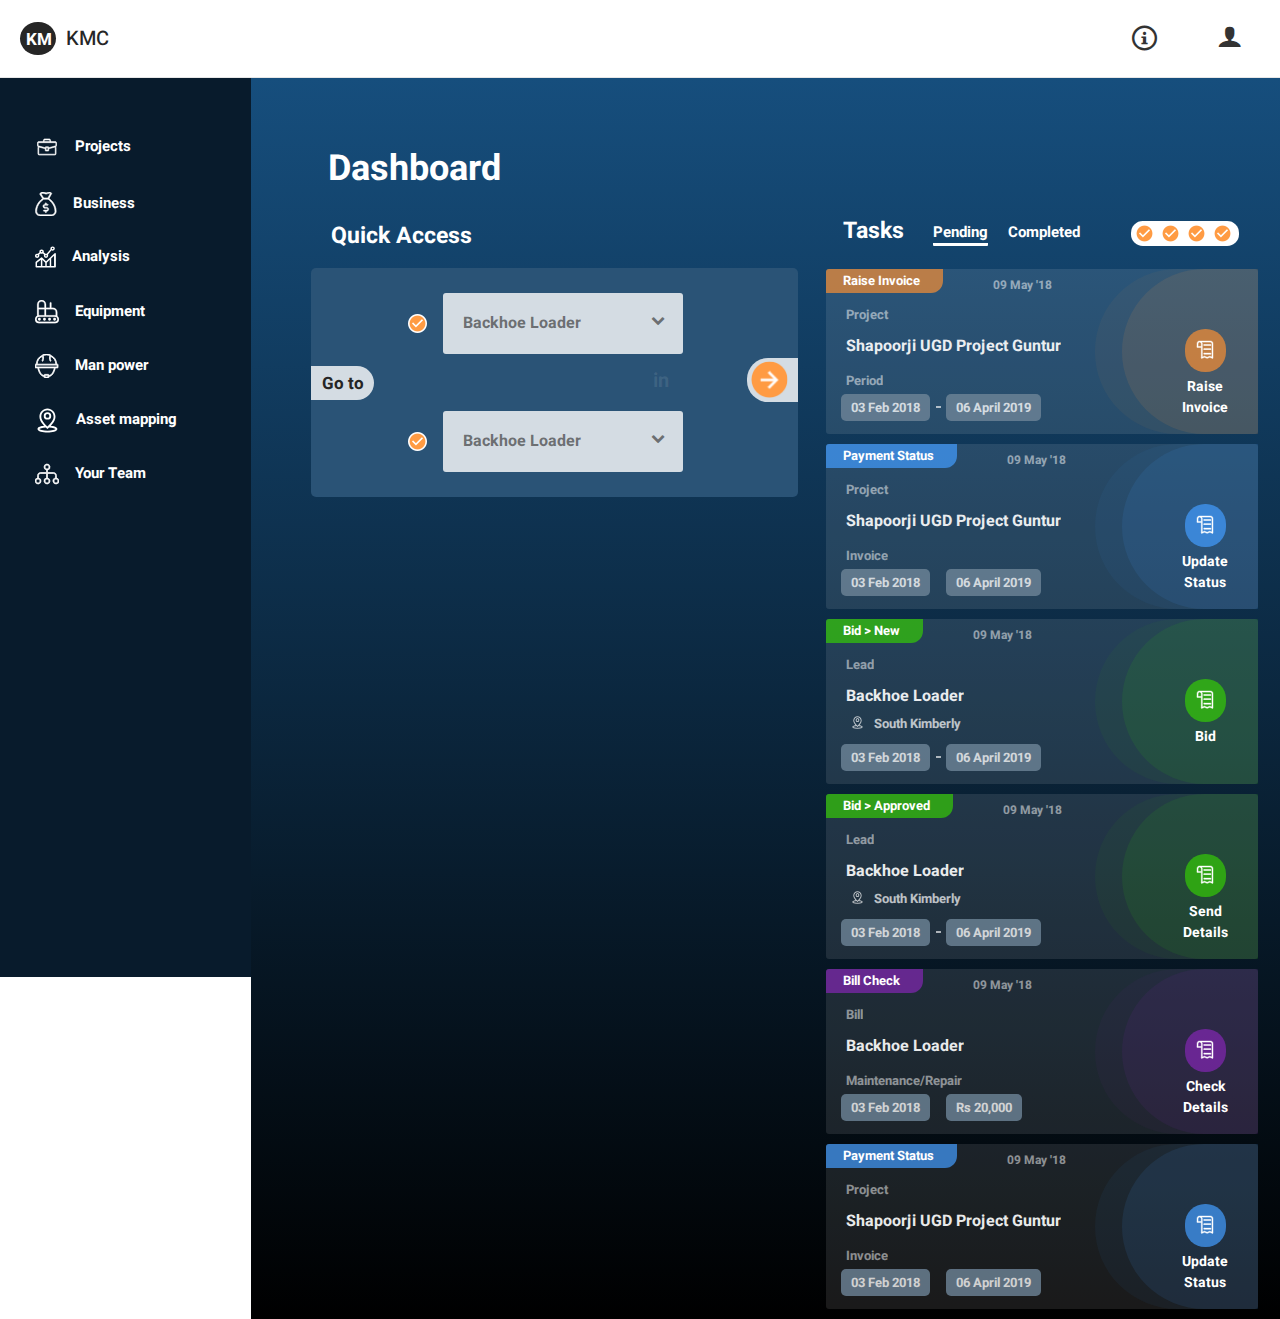
<file: index.html>
<!DOCTYPE html>
<html>
<head>
	<title>Rental Management Platform</title>
	<meta charset="utf-8">
    <meta http-equiv="X-UA-Compatible" content="IE=edge">
    <meta name="viewport" content="width=device-width, initial-scale=1">
    <link rel="stylesheet" type="text/css" href="icomoon/style.css">
	<link rel="stylesheet" type="text/css" href="css/bootstrap.min.css">
	<link rel="stylesheet" type="text/css" href="css/dashboard.css">
	<link rel="stylesheet" type="text/css" href="css/common-styles.css">
	<link href="https://fonts.googleapis.com/css?family=Heebo" rel="stylesheet">
	<link rel="stylesheet" href="https://cdnjs.cloudflare.com/ajax/libs/font-awesome/4.7.0/css/font-awesome.min.css">
</head>
<body>
	<nav class="navbar navbar-default navbar-fixed-top">
	  	<div class="container-fluid">
		    <div class="navbar-header">
		      <a class="" href="#"><span>KM</span></a>
		    </div>
		    <ul class="nav navbar-nav">
		      <li class=""><a href="#">KMC</a></li>
		    </ul>
		    <span class="icon-info"></span>
		    <span class="icon-user"></span>
		</div>
	</nav>
  
	<div class="container-fluid main-block">
		<div class="row">
			<div class="sidebar">
				<ul class="left-menu">	
					<li><a class="" href="projects.html"><img src="images/briefcase.svg" class="briefcase"><span>Projects</span></a></li>
					<li><a class="" href="business.html"><img src="images/money-bag.svg" class="money-bag"><span>Business</span></a></li>
					<li><a class="" href="#"><img src="images/analysis-icon.svg" class="analysis-icon"><span>Analysis</span></a></li>
					<li><a class="" href="equipments.html"><img src="images/dozer.svg" class="dozer"><span>Equipment</span></a></li>
					<li><a class="" href="manpower.html"><img src="images/manpower-icon.svg" class="manpower-icon"><span>Man power</span></a></li>
					<li><a class="" href="#"><img src="images/placeholder.svg" class="placeholder"><span>Asset mapping</span></a></li>
					<li><a class="" href="yourteam.html"><img src="images/hierarchical-structure.svg" class="hierarchical-structure"><span>Your Team</span></a></li>
					
				</ul>
			</div>
			<div class="wrapper">
				<h2 class="heading">Dashboard</h2>
				<div class="container-fluid inner-wrapper">
					<div class="row">
						<div class="col-xs-12 col-lg-6 graphs-left">
							<div class="quick-access">
								<h3>Quick Access</h3>
								<div class="proj-category">
									<img src="images/tick-2.png" class="tick-1" alt="">
										<select class="eq-dd">
											<option value="">Backhoe Loader</option>
											<option value="">Excavator</option>
											<option value="">Piling Rig</option>
											<option value="">Crane</option>
										</select>
										<i class="fa fa-chevron-down down-arrow-1"></i>
									<div class="links-block">
										<span class="go-to">Go to</span>
										<span class="in-label">in</span>
										<img src="images/right-arrow.png"  class="right-arrow" alt="">
									</div>	
									<img src="images/tick-2.png" class="tick-2" alt="">
										<select class="pj-dd">
											<option value="">Backhoe Loader</option>
											<option value="">Excavator</option>
											<option value="">Piling Rig</option>
											<option value="">Crane</option>
										</select>
										<i class="fa fa-chevron-down down-arrow-2"></i>
								</div>
							</div>
							<!-- <div class="block-timeline">
								
							</div> -->
						</div>
						<div class="col-xs-12 col-lg-6 graphs-right">
							<div class="task-header">
								<h3>Tasks</h3>
									<ul class="nav nav-tabs custom-tabs">
										<li class="active">
								    		<a  href="#1" data-toggle="tab">Pending</a>
										</li>
										<li>
											<a href="#2" data-toggle="tab">Completed</a>
										</li>
									</ul>
									<div class="tick-block">
										
										<span><img src="images/tick-2.png" alt=""></span>
										<span><img src="images/tick-2.png" alt=""></span>
										<span><img src="images/tick-2.png" alt=""></span>
										<span><img src="images/tick-2.png" alt=""></span>
									</div>
						    </div>
							<div class="tasks-block">
									<div class="tab-content tasks-content">
									  	<div class="tab-pane active" id="1">
									  		<div class="pending-block type-ri">
									  			<div class="pending-type">
									  				<span class="raise-invoice">
									  					Raise Invoice
									  				</span>
									  				<span class="date">
									  					09 May '18
									  				</span>
									  			</div>
									  			<div class="proj-name">
									  				<p>Project</p>
									  				<h4>Shapoorji UGD Project Guntur</h4>
									  			</div>
									  			<div class="time-period">
									  				<p>Period</p>
									  				<label class="dash">03 Feb 2018</label><label>06 April 2019</label>
									  			</div>
									  			<div class="outer-circle">
									  				<div class="inner-circle">	
										  				<div class="task-type invoice">
										  					<span>
										  						<img src="images/invoice.png" alt="">
										  					</span>
										  					<p>Raise Invoice</p>
										  				</div>
										  			</div>
										  		</div>
										  	</div>
										  	<div class="pending-block type-ps">
									  			<div class="pending-type">
									  				<span class="payment-status">
									  					Payment Status
									  				</span>
									  				<span class="date">
									  					09 May '18
									  				</span>
									  			</div>
									  			<div class="proj-name">
									  				<p>Project</p>
									  				<h4>Shapoorji UGD Project Guntur</h4>
									  			</div>
									  			<div class="time-period">
									  				<p>Invoice</p>
									  				<label>03 Feb 2018</label><label>06 April 2019</label>
									  			</div>
									  			<div class="outer-circle">
									  				<div class="inner-circle">	
										  				
											  			<div class="task-type update-status">
											  				<span>
											  					<img src="images/invoice.png" alt="">
											  				</span>
											  				<p>Update Status</p>
											  			</div>
											  		</div>
										  		</div>
										  	</div>
									  		<div class="pending-block type-nb">
									  			<div class="pending-type">
									  				<span class="new-bid">
									  					Bid > New
									  				</span>
									  				<span class="date">
									  					09 May '18
									  				</span>
									  			</div>
									  			<div class="proj-name">
									  				<p>Lead</p>
									  				<h4>Backhoe Loader</h4>
									  			</div>
									  			<div class="time-period">
									  			<p class="location"> <img src="images/placeholder.png">South Kimberly</p>
									  				<label class="dash">03 Feb 2018</label><label>06 April 2019</label>
									  			</div>
									  			<div class="outer-circle">
									  				<div class="inner-circle">	
										  			
											  			<div class="task-type bid">
											  				<span>
											  					<img src="images/invoice.png" alt="">
											  				</span>
											  				<p>Bid</p>
											  			</div>
											  		</div>
										  		</div>
										  	</div>
									  		<div class="pending-block type-ab">
									  			<div class="pending-type">
									  				<span class="approved-bid">
									  					Bid > Approved
									  				</span>
									  				<span class="date">
									  					09 May '18
									  				</span>
									  			</div>
									  			<div class="proj-name">
									  				<p>Lead</p>
									  				<h4>Backhoe Loader</h4>
									  			</div>
									  			<div class="time-period">
									  				<p class="location"> <img src="images/placeholder.png">South Kimberly</p>
									  			
													<label class="dash">03 Feb 2018</label><label>06 April 2019</label>
									  			</div>
									  			<div class="outer-circle">	
									  				<div class="inner-circle">	
										  			
											  			<div class="task-type send-bid-details">
											  				<span>
											  					<img src="images/invoice.png" alt="">
											  				</span>
											  				<p>Send Details</p>
											  			</div>
											  		</div>
										  		</div>
										  	</div>
									  		<div class="pending-block type-bc">
									  			<div class="pending-type">
									  				<span class="bill-check">
									  					Bill Check
									  				</span>
									  				<span class="date">
									  					09 May '18
									  				</span>
									  			</div>
									  			<div class="proj-name">
									  				<p>Bill</p>
									  				<h4>Backhoe Loader</h4>
									  			</div>
									  			<div class="time-period">
									  				<p>Maintenance/Repair</p>
									  				<label>03 Feb 2018</label><label>Rs 20,000</label>
									  			</div>
									  			<div class="outer-circle">
									  				<div class="inner-circle">	
										  				
											  			<div class="task-type check-details">
											  				<span>
											  					<img src="images/invoice.png" alt="">
											  				</span>
											  				<p>Check Details</p>
											  			</div>
											  		</div>
										  		</div>
										  	</div>
											<div class="pending-block type-ps">
									  			<div class="pending-type">
									  				<span class="payment-status">
									  					Payment Status
									  				</span>
									  				<span class="date">
									  					09 May '18
									  				</span>
									  			</div>
									  			<div class="proj-name">
									  				<p>Project</p>
									  				<h4>Shapoorji UGD Project Guntur</h4>
									  			</div>
									  			<div class="time-period">
									  				<p>Invoice</p>
									  				<label>03 Feb 2018</label><label>06 April 2019</label>
									  			</div>
									  			<div class="outer-circle">
									  				<div class="inner-circle">	
										  				
											  			<div class="task-type update-status">
											  				<span>
											  					<img src="images/invoice.png" alt="">
											  				</span>
											  				<p>Update Status</p>
											  			</div>
											  		</div>
										  		</div>
										  	</div>
										</div>
										<div class="tab-pane" id="2">
								  			<div class="pending-block type-bc">
									  			<div class="pending-type">
									  				<span class="bill-check">
									  					Bill Check
									  				</span>
									  				<span class="date">
									  					09 May '18
									  				</span>
									  			</div>
									  			<div class="proj-name">
									  				<p>Bill</p>
									  				<h4>Backhoe Loader</h4>
									  			</div>
									  			<div class="time-period">
									  				<p>Maintenance/Repair</p>
									  				<label>03 Feb 2018</label><label>Rs 20,000</label>
									  			</div>
									  			<div class="outer-circle">
									  				<div class="inner-circle">	
										  				
											  			<div class="task-type check-details">
											  				<span>
											  					<img src="images/invoice.png" alt="">
											  				</span>
											  				<p>Check Details</p>
											  			</div>
											  		</div>
										  		</div>
										  	</div>
								  			<div class="pending-block type-ri">
									  			<div class="pending-type">
									  				<span class="raise-invoice">
									  					Raise Invoice
									  				</span>
									  				<span class="date">
									  					09 May '18
									  				</span>
									  			</div>
									  			<div class="proj-name">
									  				<p>Project</p>
									  				<h4>Shapoorji UGD Project Guntur</h4>
									  			</div>
									  			<div class="time-period">
									  				<p>Period</p>
									  				<label class="dash">03 Feb 2018</label><label>06 April 2019</label>
									  			</div>
									  			<div class="outer-circle">
									  				<div class="inner-circle">	
										  				<div class="task-type invoice">
										  					<span>
										  						<img src="images/invoice.png" alt="">
										  					</span>
										  					<p>Raise Invoice</p>
										  				</div>
										  			</div>
										  		</div>
										  	</div>
										  
									  		<div class="pending-block type-nb">
									  			<div class="pending-type">
									  				<span class="new-bid">
									  					Bid > New
									  				</span>
									  				<span class="date">
									  					09 May '18
									  				</span>
									  			</div>
									  			<div class="proj-name">
									  				<p>Lead</p>
									  				<h4>Backhoe Loader</h4>
									  			</div>
									  			<div class="time-period">
									  			<p class="location"> <img src="images/placeholder.png">South Kimberly</p>
									  				<label class="dash">03 Feb 2018</label><label>06 April 2019</label>
									  			</div>
									  			<div class="outer-circle">
									  				<div class="inner-circle">	
										  			
											  			<div class="task-type bid">
											  				<span>
											  					<img src="images/invoice.png" alt="">
											  				</span>
											  				<p>Bid</p>
											  			</div>
											  		</div>
										  		</div>
										  	</div>
									  		<div class="pending-block type-ab">
									  			<div class="pending-type">
									  				<span class="approved-bid">
									  					Bid > Approved
									  				</span>
									  				<span class="date">
									  					09 May '18
									  				</span>
									  			</div>
									  			<div class="proj-name">
									  				<p>Lead</p>
									  				<h4>Backhoe Loader</h4>
									  			</div>
									  			<div class="time-period">
									  				<p class="location"> <img src="images/placeholder.png">South Kimberly</p>
									  			
													<label class="dash">03 Feb 2018</label><label>06 April 2019</label>
									  			</div>
									  			<div class="outer-circle">	
									  				<div class="inner-circle">	
										  			
											  			<div class="task-type send-bid-details">
											  				<span>
											  					<img src="images/invoice.png" alt="">
											  				</span>
											  				<p>Send Details</p>
											  			</div>
											  		</div>
										  		</div>
										  	</div>
									  		
											
										</div>
									</div>

							</div>
						</div>
					</div>
					
				</div>
			</div>
		</div>
	</div>
<script type="text/javascript" src="js/jquery.min.js"></script>
<script type="text/javascript" src="js/bootstrap.min.js"></script>
</body>
</html>
</file>
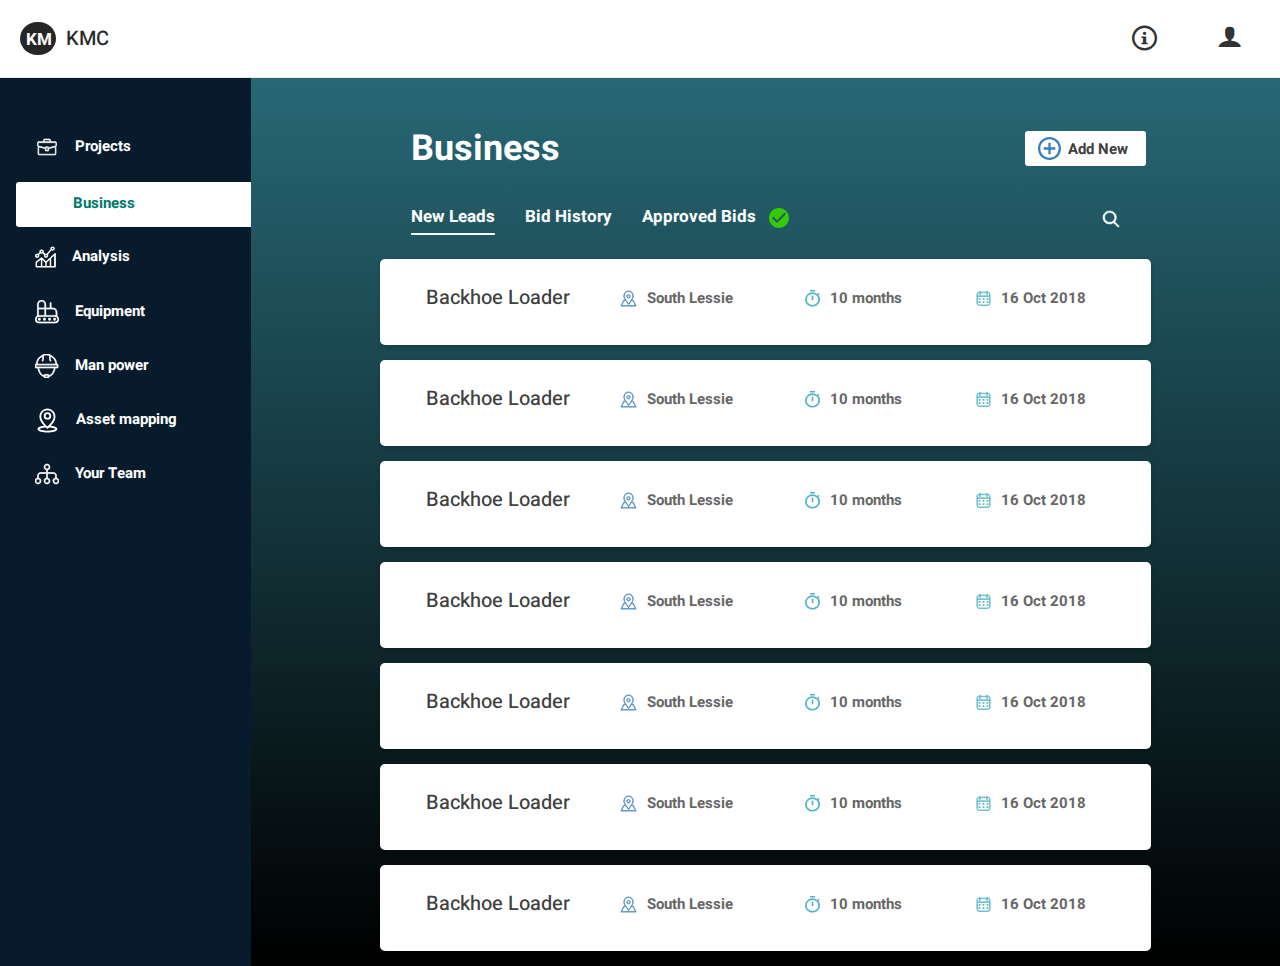
<file: business.html>
<!DOCTYPE html>
<html>
<head>
	<title>Rental Management Platform</title>
	<meta charset="utf-8">
    <meta http-equiv="X-UA-Compatible" content="IE=edge">
    <meta name="viewport" content="width=device-width, initial-scale=1">
	<link rel="stylesheet" type="text/css" href="icomoon/style.css">
	<link rel="stylesheet" type="text/css" href="css/bootstrap.min.css">
	<link rel="stylesheet" type="text/css" href="css/common-styles.css">
	<link rel="stylesheet" type="text/css" href="css/projects.css">
	<link rel="stylesheet" type="text/css" href="css/equipments.css">
	<link rel="stylesheet" type="text/css" href="css/business.css">
	<link href="https://fonts.googleapis.com/css?family=Heebo" rel="stylesheet">
	<link rel="stylesheet" href="https://cdnjs.cloudflare.com/ajax/libs/font-awesome/4.7.0/css/font-awesome.min.css">
</head>
<body>
	<nav class="navbar navbar-default navbar-fixed-top">
	  	<div class="container-fluid">
		    <div class="navbar-header">
		      <a class="" href="index.html"><span>KM</span></a>
		    </div>
		    <ul class="nav navbar-nav">
		      <li class=""><a href="index.html">KMC</a></li>
		    </ul>
		    <span class="icon-info"></span>
		    <span class="icon-user"></span>
		</div>
	</nav>

  
	<div class="container-fluid main-block">
		<div class="row">
	    	<div class="sidebar">
				<ul class="left-menu">	
					<li><a class="" href="projects.html"><img src="images/briefcase.svg" class="briefcase"><span>Projects</span></a></li>
					<li class="active"><a href="business.html"><img src="images/money-bag.svg" class="money-bag"><span>Business</span></a></li>
					<li><a class="" href="#"><img src="images/analysis-icon.svg" class="analysis-icon"><span>Analysis</span></a></li>
					<li><a class="" href="equipments.html"><img src="images/dozer.svg" class="dozer"><span>Equipment</span></a></li>
					<li><a class="" href="manpower.html"><img src="images/manpower-icon.svg" class="manpower-icon"><span>Man power</span></a></li>
					<li><a class="" href="#"><img src="images/placeholder.svg" class="placeholder"><span>Asset mapping</span></a></li>
					<li><a class="" href="yourteam.html"><img src="images/hierarchical-structure.svg" class="hierarchical-structure"><span>Your Team</span></a></li>
				</ul>
			</div>
			<div class="wrapper business">
				<div class="title-block">
					<h2>Business</h2>
					<button class="add-new-btn"><img src="images/plus-circle.svg" class="plus-circle"></i><span>Add New</span></button>
				</div>
				<div class="row heading-tabs">
					<ul class="col-xs-10 col-lg-8 nav nav-tabs">
						<li class="active">
				    		<a  data-target="#5" data-toggle="tab">New Leads</a>
						</li>
						<li>
							<a data-target="#6" data-toggle="tab">Bid History</a>
						</li>
						<li>
							<a data-target="#7" data-toggle="tab" class="approve-bids">Approved Bids</a>
							<img src="images/green-tick.svg" class="green-tick" alt="">
						</li>
					</ul>
					<div class="col-xs-2 col-lg-4 search-bar">
						<input class="search" type="search" placeholder="Search" />
						
					</div>
					<img src="images/search.svg" class="search-icon" alt="">
				</div>
				<div class="container-fluid">
					<div class="row">
						<div class="col-sm-12 list-container">
							<div class="tab-content">
								<ul class="tab-pane active" id="5">
									<li class="business-card">
										<a href="">
											<div class="list-item">
												<div class="col-xs-12 col-md-12 col-lg-3 equip-name ">
													Backhoe Loader
												</div>
												
												<div class="col-xs-12 col-md-4 col-lg-3 location">
													<p><img src="images/placeholder-1.svg" class="placeholder-1" alt="">South Lessie</p>	
												</div>
												<div class="col-xs-12 col-md-4 col-lg-3 duration">
													<p><img src="images/clock.svg" alt="" class="clock">10 months</p>
												</div>
												<div class="col-xs-12 col-md-4 col-lg-3 date">
													<p><img src="images/date-icon.svg" alt="" class="date-icon">16 Oct 2018</p>
												</div>
												</div>
										</a>
									</li>
									<li class="business-card">
										<a href="">
											<div class="list-item">
												<div class="col-xs-12 col-md-12 col-lg-3 equip-name ">
													Backhoe Loader
												</div>
												
												<div class="col-xs-12 col-md-4 col-lg-3 location">
													<p><img src="images/placeholder-1.svg" class="placeholder-1" alt="">South Lessie</p>	
												</div>
												<div class="col-xs-12 col-md-4 col-lg-3 duration">
													<p><img src="images/clock.svg" alt="" class="clock">10 months</p>
												</div>
												<div class="col-xs-12 col-md-4 col-lg-3 date">
													<p><img src="images/date-icon.svg" alt="" class="date-icon">16 Oct 2018</p>
												</div>
												</div>
										</a>
									</li>
									<li class="business-card">
										<a href="">
											<div class="list-item">
												<div class="col-xs-12 col-md-12 col-lg-3 equip-name ">
													Backhoe Loader
												</div>
												
												<div class="col-xs-12 col-md-4 col-lg-3 location">
													<p><img src="images/placeholder-1.svg" class="placeholder-1" alt="">South Lessie</p>	
												</div>
												<div class="col-xs-12 col-md-4 col-lg-3 duration">
													<p><img src="images/clock.svg" alt="" class="clock">10 months</p>
												</div>
												<div class="col-xs-12 col-md-4 col-lg-3 date">
													<p><img src="images/date-icon.svg" alt="" class="date-icon">16 Oct 2018</p>
												</div>
												</div>
										</a>
									</li>
									<li class="business-card">
										<a href="">
											<div class="list-item">
												<div class="col-xs-12 col-md-12 col-lg-3 equip-name ">
													Backhoe Loader
												</div>
												
												<div class="col-xs-12 col-md-4 col-lg-3 location">
													<p><img src="images/placeholder-1.svg" class="placeholder-1" alt="">South Lessie</p>	
												</div>
												<div class="col-xs-12 col-md-4 col-lg-3 duration">
													<p><img src="images/clock.svg" alt="" class="clock">10 months</p>
												</div>
												<div class="col-xs-12 col-md-4 col-lg-3 date">
													<p><img src="images/date-icon.svg" alt="" class="date-icon">16 Oct 2018</p>
												</div>
												</div>
										</a>
									</li>
									<li class="business-card">
										<a href="">
											<div class="list-item">
												<div class="col-xs-12 col-md-12 col-lg-3 equip-name ">
													Backhoe Loader
												</div>
												
												<div class="col-xs-12 col-md-4 col-lg-3 location">
													<p><img src="images/placeholder-1.svg" class="placeholder-1" alt="">South Lessie</p>	
												</div>
												<div class="col-xs-12 col-md-4 col-lg-3 duration">
													<p><img src="images/clock.svg" alt="" class="clock">10 months</p>
												</div>
												<div class="col-xs-12 col-md-4 col-lg-3 date">
													<p><img src="images/date-icon.svg" alt="" class="date-icon">16 Oct 2018</p>
												</div>
												</div>
										</a>
									</li>
									<li class="business-card">
										<a href="">
											<div class="list-item">
												<div class="col-xs-12 col-md-12 col-lg-3 equip-name ">
													Backhoe Loader
												</div>
												
												<div class="col-xs-12 col-md-4 col-lg-3 location">
													<p><img src="images/placeholder-1.svg" class="placeholder-1" alt="">South Lessie</p>	
												</div>
												<div class="col-xs-12 col-md-4 col-lg-3 duration">
													<p><img src="images/clock.svg" alt="" class="clock">10 months</p>
												</div>
												<div class="col-xs-12 col-md-4 col-lg-3 date">
													<p><img src="images/date-icon.svg" alt="" class="date-icon">16 Oct 2018</p>
												</div>
												</div>
										</a>
									</li>
									<li class="business-card">
										<a href="">
											<div class="list-item">
												<div class="col-xs-12 col-md-12 col-lg-3 equip-name ">
													Backhoe Loader
												</div>
												
												<div class="col-xs-12 col-md-4 col-lg-3 location">
													<p><img src="images/placeholder-1.svg" class="placeholder-1" alt="">South Lessie</p>	
												</div>
												<div class="col-xs-12 col-md-4 col-lg-3 duration">
													<p><img src="images/clock.svg" alt="" class="clock">10 months</p>
												</div>
												<div class="col-xs-12 col-md-4 col-lg-3 date">
													<p><img src="images/date-icon.svg" alt="" class="date-icon">16 Oct 2018</p>
												</div>
												</div>
										</a>
									</li>
								
								</ul>
								<ul class="tab-pane" id="6">
									<li class="business-card">
										<a href="">
											<div class="list-item">
												<div class="col-xs-12 col-md-12 col-lg-3 equip-name ">
													Backhoe Loader
												</div>
												
												<div class="col-xs-12 col-md-4 col-lg-3 location">
													<p><img src="images/placeholder-1.svg" class="placeholder-1" alt="">South Lessie</p>	
												</div>
												<div class="col-xs-12 col-md-4 col-lg-3 duration">
													<p><img src="images/clock.svg" alt="" class="clock">10 months</p>
												</div>
												<div class="col-xs-12 col-md-4 col-lg-3 date">
													<p><img src="images/date-icon.svg" alt="" class="date-icon">16 Oct 2018</p>
												</div>
												</div>
										</a>
									</li>
									<li class="business-card">
										<a href="">
											<div class="list-item">
												<div class="col-xs-12 col-md-12 col-lg-3 equip-name ">
													Backhoe Loader
												</div>
												
												<div class="col-xs-12 col-md-4 col-lg-3 location">
													<p><img src="images/placeholder-1.svg" class="placeholder-1" alt="">South Lessie</p>	
												</div>
												<div class="col-xs-12 col-md-4 col-lg-3 duration">
													<p><img src="images/clock.svg" alt="" class="clock">10 months</p>
												</div>
												<div class="col-xs-12 col-md-4 col-lg-3 date">
													<p><img src="images/date-icon.svg" alt="" class="date-icon">16 Oct 2018</p>
												</div>
												</div>
										</a>
									</li>
									<li class="business-card">
										<a href="">
											<div class="list-item">
												<div class="col-xs-12 col-md-12 col-lg-3 equip-name ">
													Backhoe Loader
												</div>
												
												<div class="col-xs-12 col-md-4 col-lg-3 location">
													<p><img src="images/placeholder-1.svg" class="placeholder-1" alt="">South Lessie</p>	
												</div>
												<div class="col-xs-12 col-md-4 col-lg-3 duration">
													<p><img src="images/clock.svg" alt="" class="clock">10 months</p>
												</div>
												<div class="col-xs-12 col-md-4 col-lg-3 date">
													<p><img src="images/date-icon.svg" alt="" class="date-icon">16 Oct 2018</p>
												</div>
												</div>
										</a>
									</li>
									<li class="business-card">
										<a href="">
											<div class="list-item">
												<div class="col-xs-12 col-md-12 col-lg-3 equip-name ">
													Backhoe Loader
												</div>
												
												<div class="col-xs-12 col-md-4 col-lg-3 location">
													<p><img src="images/placeholder-1.svg" class="placeholder-1" alt="">South Lessie</p>	
												</div>
												<div class="col-xs-12 col-md-4 col-lg-3 duration">
													<p><img src="images/clock.svg" alt="" class="clock">10 months</p>
												</div>
												<div class="col-xs-12 col-md-4 col-lg-3 date">
													<p><img src="images/date-icon.svg" alt="" class="date-icon">16 Oct 2018</p>
												</div>
												</div>
										</a>
									</li>
									<li class="business-card">
										<a href="">
											<div class="list-item">
												<div class="col-xs-12 col-md-12 col-lg-3 equip-name ">
													Backhoe Loader
												</div>
												
												<div class="col-xs-12 col-md-4 col-lg-3 location">
													<p><img src="images/placeholder-1.svg" class="placeholder-1" alt="">South Lessie</p>	
												</div>
												<div class="col-xs-12 col-md-4 col-lg-3 duration">
													<p><img src="images/clock.svg" alt="" class="clock">10 months</p>
												</div>
												<div class="col-xs-12 col-md-4 col-lg-3 date">
													<p><img src="images/date-icon.svg" alt="" class="date-icon">16 Oct 2018</p>
												</div>
												</div>
										</a>
									</li>
									<li class="business-card">
										<a href="">
											<div class="list-item">
												<div class="col-xs-12 col-md-12 col-lg-3 equip-name ">
													Backhoe Loader
												</div>
												
												<div class="col-xs-12 col-md-4 col-lg-3 location">
													<p><img src="images/placeholder-1.svg" class="placeholder-1" alt="">South Lessie</p>	
												</div>
												<div class="col-xs-12 col-md-4 col-lg-3 duration">
													<p><img src="images/clock.svg" alt="" class="clock">10 months</p>
												</div>
												<div class="col-xs-12 col-md-4 col-lg-3 date">
													<p><img src="images/date-icon.svg" alt="" class="date-icon">16 Oct 2018</p>
												</div>
												</div>
										</a>
									</li>
								
									

								</ul>
							</div>
						</div>
			        </div>
		        </div>
			</div>
		</div>
	</div>
<script type="text/javascript" src="js/jquery.min.js"></script>
<script type="text/javascript" src="js/bootstrap.min.js"></script>
<script type="text/javascript" src="js/custom.js"></script>
</body>
</html>
</file>
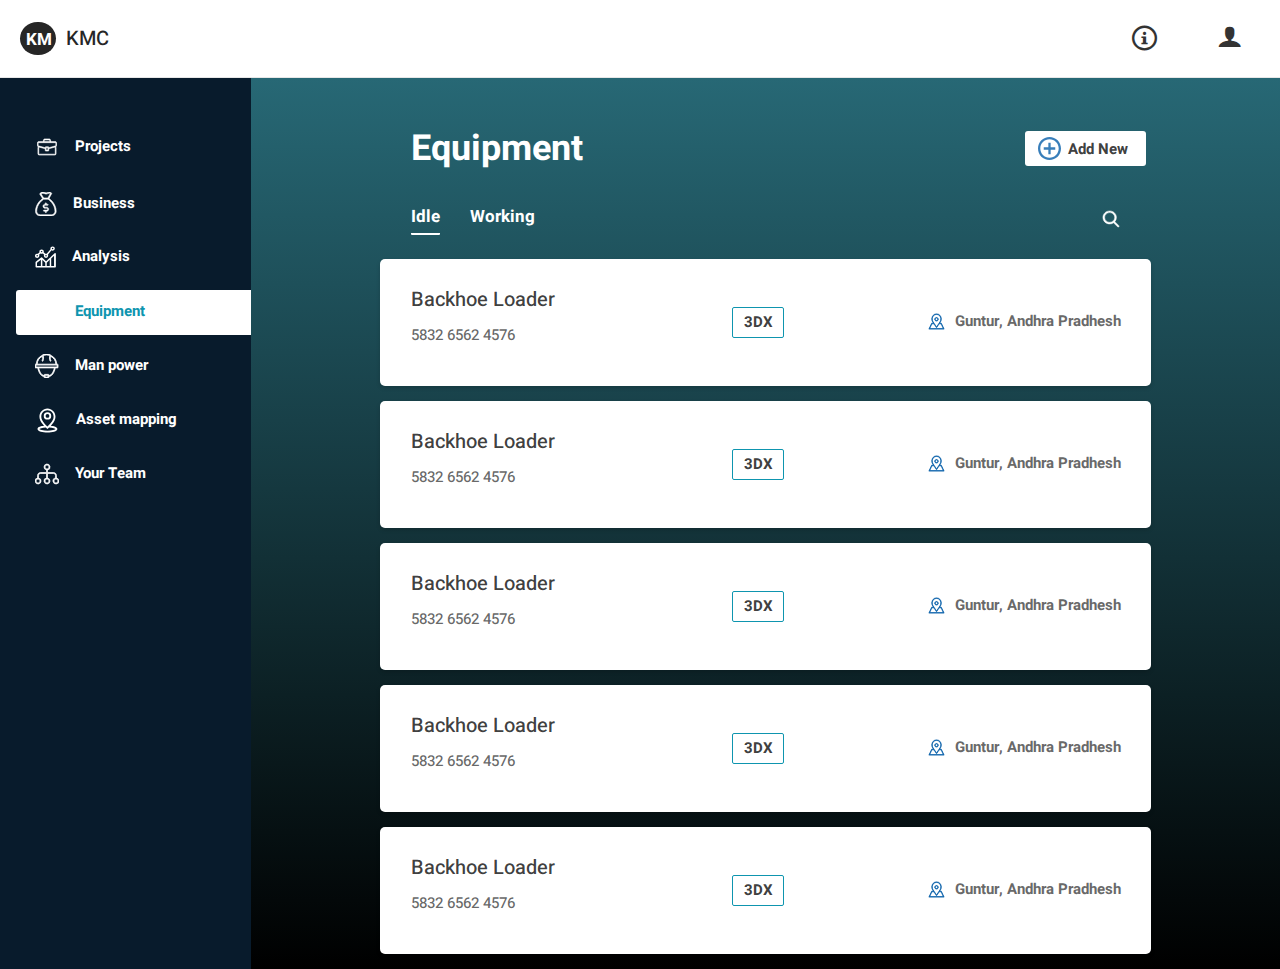
<file: equipments.html>
<!DOCTYPE html>
<html>
<head>
	<title>Rental Management Platform</title>
	<meta charset="utf-8">
    <meta http-equiv="X-UA-Compatible" content="IE=edge">
    <meta name="viewport" content="width=device-width, initial-scale=1">
	<link rel="stylesheet" type="text/css" href="icomoon/style.css">
	<link rel="stylesheet" type="text/css" href="css/bootstrap.min.css">
	<link rel="stylesheet" type="text/css" href="css/bootstrap-datetimepicker.min.css">
	<link rel="stylesheet" type="text/css" href="css/jquery-ui.css">
	<link rel="stylesheet" type="text/css" href="css/modals.css">
	<link rel="stylesheet" type="text/css" href="css/common-styles.css">
	<link href="https://fonts.googleapis.com/css?family=Heebo" rel="stylesheet">
	<link rel="stylesheet" type="text/css" href="css/projects.css">
	<link rel="stylesheet" type="text/css" href="css/equipments.css">

	<link rel="stylesheet" href="https://cdnjs.cloudflare.com/ajax/libs/font-awesome/4.7.0/css/font-awesome.min.css">
</head>
<body>
	<nav class="navbar navbar-default navbar-fixed-top">
	  	<div class="container-fluid">
		    <div class="navbar-header">
		      <a class="" href="index.html"><span>KM</span></a>
		    </div>
		    <ul class="nav navbar-nav">
		      <li class=""><a href="index.html">KMC</a></li>
		    </ul>
		    <span class="icon-info"></span>
		    <span class="icon-user"></span>
		</div>
	</nav>

  
	<div class="container-fluid main-block">
		<div class="row">
	    	<div class="sidebar">
				<ul class="left-menu">	
					<li><a class="" href="projects.html"><img src="images/briefcase.svg" class="briefcase"><span>Projects</span></a></li>
					<li><a class="" href="business.html"><img src="images/money-bag.svg" class="money-bag"><span>Business</span></a></li>
					<li><a class="" href="#"><img src="images/analysis-icon.svg" class="analysis-icon"><span>Analysis</span></a></li>
					<li class="active"><a class="" href="equipments.html"><img src="images/dozer.svg" class="dozer"><span>Equipment</span></a></li>
					<li><a class="" href="manpower.html"><img src="images/manpower-icon.svg" class="manpower-icon"><span>Man power</span></a></li>
					<li><a class="" href="#"><img src="images/placeholder.svg" class="placeholder"><span>Asset mapping</span></a></li>
					<li><a class="" href="yourteam.html"><img src="images/hierarchical-structure.svg" class="hierarchical-structure"><span>Your Team</span></a></li>
				</ul>
			</div>
			<div class="wrapper equipments">
				<div class="title-block">
					<h2>Equipment</h2>
					<button class="add-new-btn" data-toggle="modal" data-target="#myModal"><img src="images/plus-circle.svg" class="plus-circle"></i><span>Add New</span></button>
				</div>
				<div class="row heading-tabs">
					<ul class="col-xs-6 nav nav-tabs">
						<li class="active">
				    		<a  data-target="#8" data-toggle="tab">Idle</a>
						</li>
						<li>
							<a data-target="#9" data-toggle="tab">Working</a>
						</li>
					</ul>
					<div class="col-xs-6 search-bar">
						<input class="search" type="search" placeholder="Search" />
						
					</div>
					<img src="images/search.svg" class="search-icon" alt="">
				</div>
				<div class="container-fluid">
					<div class="row">
						<div class="col-sm-12 list-container">
							<div class="tab-content">
								<ul class="tab-pane active" id="8">
									<li class="equipment-card">
										<a href="profile-page.html">
											<div class="list-item">
												<div class="col-xs-8 col-lg-4 equip-info">
													<p class="equip-name">Backhoe Loader</p>
													<p class="reg-no">5832 6562 4576</p>
												</div>
												<div class="col-xs-4 col-lg-4 capacity">
													<p>3DX</p>
												</div>
												<div class="col-xs-12 col-lg-4 location">
													<p><img src="images/placeholder-1.svg" class="placeholder-1" alt="">Guntur, Andhra Pradhesh</p>
												</div>
												
											</div>
										</a>
									</li>
									<li class="equipment-card">
										<a href="">
											<div class="list-item">
												<div class="col-xs-8 col-lg-4 equip-info">
													<p class="equip-name">Backhoe Loader</p>
													<p class="reg-no">5832 6562 4576</p>
												</div>
												<div class="col-xs-4 col-lg-4 capacity">
													<p>3DX</p>
												</div>
												<div class="col-xs-12 col-lg-4 location">
													<p><img src="images/placeholder-1.svg" class="placeholder-1" alt="">Guntur, Andhra Pradhesh</p>
												</div>
												
											</div>
										</a>
									</li>
									<li class="equipment-card">
										<a href="">
											<div class="list-item">
												<div class="col-xs-8 col-lg-4 equip-info">
													<p class="equip-name">Backhoe Loader</p>
													<p class="reg-no">5832 6562 4576</p>
												</div>
												<div class="col-xs-4 col-lg-4 capacity">
													<p>3DX</p>
												</div>
												<div class="col-xs-12 col-lg-4 location">
													<p><img src="images/placeholder-1.svg" class="placeholder-1" alt="">Guntur, Andhra Pradhesh</p>
												</div>
												
											</div>
										</a>
									</li>
									<li class="equipment-card">
										<a href="">
											<div class="list-item">
												<div class="col-xs-8 col-lg-4 equip-info">
													<p class="equip-name">Backhoe Loader</p>
													<p class="reg-no">5832 6562 4576</p>
												</div>
												<div class="col-xs-4 col-lg-4 capacity">
													<p>3DX</p>
												</div>
												<div class="col-xs-12 col-lg-4 location">
													<p><img src="images/placeholder-1.svg" class="placeholder-1" alt="">Guntur, Andhra Pradhesh</p>
												</div>
												
											</div>
										</a>
									</li>
									<li class="equipment-card">
										<a href="">
											<div class="list-item">
												<div class="col-xs-8 col-lg-4 equip-info">
													<p class="equip-name">Backhoe Loader</p>
													<p class="reg-no">5832 6562 4576</p>
												</div>
												<div class="col-xs-4 col-lg-4 capacity">
													<p>3DX</p>
												</div>
												<div class="col-xs-12 col-lg-4 location">
													<p><img src="images/placeholder-1.svg" class="placeholder-1" alt="">Guntur, Andhra Pradhesh</p>
												</div>
												
											</div>
										</a>
									</li>
								</ul>
								<ul class="tab-pane" id="9">
									<li class="equipment-card">
										<a href="">
											<div class="list-item">
												<div class="col-xs-8 col-lg-4 equip-info">
													<p class="equip-name">Backhoe Loader</p>
													<p class="reg-no">5832 6562 4576</p>
												</div>
												<div class="col-xs-4 col-lg-4 capacity">
													<p>3DX</p>
												</div>
												<div class="col-xs-12 col-lg-4 location">
													<p><img src="images/placeholder-1.svg" class="placeholder-1" alt="">Guntur, Andhra Pradhesh</p>
												</div>
												
											</div>
										</a>
									</li>
									<li class="equipment-card">
										<a href="">
											<div class="list-item">
												<div class="col-xs-8 col-lg-4 equip-info">
													<p class="equip-name">Backhoe Loader</p>
													<p class="reg-no">5832 6562 4576</p>
												</div>
												<div class="col-xs-4 col-lg-4 capacity">
													<p>3DX</p>
												</div>
												<div class="col-xs-12 col-lg-4 location">
													<p><img src="images/placeholder-1.svg" class="placeholder-1" alt="">Guntur, Andhra Pradhesh</p>
												</div>
												
											</div>
										</a>
									</li>
									<li class="equipment-card">
										<a href="">
											<div class="list-item">
												<div class="col-xs-8 col-lg-4 equip-info">
													<p class="equip-name">Backhoe Loader</p>
													<p class="reg-no">5832 6562 4576</p>
												</div>
												<div class="col-xs-4 col-lg-4 capacity">
													<p>3DX</p>
												</div>
												<div class="col-xs-12 col-lg-4 location">
													<p><img src="images/placeholder-1.svg" class="placeholder-1" alt="">Guntur, Andhra Pradhesh</p>
												</div>
												
											</div>
										</a>
									</li>
									<li class="equipment-card">
										<a href="">
											<div class="list-item">
												<div class="col-xs-8 col-lg-4 equip-info">
													<p class="equip-name">Backhoe Loader</p>
													<p class="reg-no">5832 6562 4576</p>
												</div>
												<div class="col-xs-4 col-lg-4 capacity">
													<p>3DX</p>
												</div>
												<div class="col-xs-12 col-lg-4 location">
													<p><img src="images/placeholder-1.svg" class="placeholder-1" alt="">Guntur, Andhra Pradhesh</p>
												</div>
												
											</div>
										</a>
									</li>
									<li class="equipment-card">
										<a href="">
											<div class="list-item">
												<div class="col-xs-8 col-lg-4 equip-info">
													<p class="equip-name">Backhoe Loader</p>
													<p class="reg-no">5832 6562 4576</p>
												</div>
												<div class="col-xs-4 col-lg-4 capacity">
													<p>3DX</p>
												</div>
												<div class="col-xs-12 col-lg-4 location">
													<p><img src="images/placeholder-1.svg" class="placeholder-1" alt="">Guntur, Andhra Pradhesh</p>
												</div>
												
											</div>
										</a>
									</li>
								</ul>
							</div>
						</div>
			        </div>
		        </div>
			</div>
		</div>
	</div>

	<div class="modal fade" id="myModal" role="dialog">
   		<div class="modal-dialog">
    		<!-- Modal content-->
	      	<div class="modal-content">
	        	<div class="modal-header">
	          		<button type="button" class="close" data-dismiss="modal">&times;</button>
	          		<h4 class="modal-title">Add New Equipment</h4>
	        	</div>
		        <div class="modal-body">
		            <div class="row">
		            	<div class="form-group col-md-6">
			            	<label>Equipment Type</label>
			            	<div>
			            		<select class="form-control" type="text" placeholder="Select Equipment">
			            			<option>a</option>
			            			<option>b</option>
			            		</select>
			            	</div>	
		            	</div>
		            	<div class="form-group col-md-6">
		            		<label>Image Upload</label>
		            		<input type="" name="" class="form-control equip-images">
		            		<span><img src="images/download-icon.svg" alt="" class="download-icon"></span>
		            	</div>
		            	<div class="form-group col-md-6">
		            		<label>Registration Number</label>
		            		<input type="" name="" placeholder="Enter Registration Number" class="form-control">
		            	</div>
		            	<div class="form-group col-md-6">
		            		<label>Chasis Number</label>
		            		<input type="" name="" placeholder="Enter Chasis Number" class="form-control">
		            	</div>
		            	<div class="form-group col-md-6">
		            		<label>Capacity</label>
		            		<input type="" name="" placeholder="Enter Capacity" class="form-control">
		            	</div>
		            	<div class="form-group col-md-6">
		            		<label>Make</label>
		            		<select placeholder="Enter Make" class="form-control">
		            			<option></option>
		            		</select>
		            	</div>
		            	<div class="form-group col-md-6">
		            		<label>Model</label>
		            		<input type="" name="" placeholder="Enter Model" class="form-control">
		            	</div>
		            	<div class="form-group col-md-6">
		            		<label>Year</label>
		            		<select placeholder="Enter Year" class="form-control">
		            			<option></option>
		            		</select>
		            	</div>
		            </div>
		            <div class="row equip-documents" id="equip-documents">
						<h5>Documents</h5>
		            	<div class="form-group col-xs-12 col-md-6">
		            		<label>RC</label>
		            		<input type="" name="" class="form-control" placeholder="Enter RC" multiple>
		            		<span><img src="images/download-icon.svg" alt="" class="download-icon"></span>
		            	</div>
		            	<div class="form-group col-xs-12 col-md-6">
		            		<label>Insurance</label>
		            		<input type="" name="" class="form-control " placeholder="Enter Insurance" multiple>
		            		<span><img src="images/download-icon.svg" alt="" class="download-icon"></span>
		            	</div>
		            	<div class="form-group col-xs-12 col-md-6">
		            		<label>Fitness</label>
		            		<input type="" name="" class="form-control " placeholder="Enter Fitness" multiple>
		            		<span><img src="images/download-icon.svg" alt="" class="download-icon"></span>
		            	</div>
		            	<div class="form-group col-xs-12 col-md-6">
		            		<label>Pollution</label>
		            		<input type="" name="" class="form-control" placeholder="Enter Pollution" multiple>
		            		<span><img src="images/download-icon.svg" alt="" class="download-icon"></span>
		            	</div>
		            	<div class="form-group col-xs-12 col-md-6">
		            		<label>State Taxes</label>
		            		<input type="" name="" class="form-control	" placeholder="Enter State Taxes" multiple>
		            		<span><img src="images/download-icon.svg" alt="" class="download-icon"></span>
		            	</div>
		            </div>
		            <div class="row" id="emi-details">
		            	<div>
		            		<input type="checkbox" name="">
		            		<span>EMI</span>
		            	</div>
		            	<div class="form-group col-xs-12 col-md-6">
		            		<label>Monthly Installment</label>
		            		<input type="" name="" class="form-control" placeholder="Rs.">
		            	</div>
		            	<div class="form-group col-xs-12 col-md-6">
		            		<label>Date</label>
		            		<div class='input-group date' id='equipment-date'>
					            <input type='text' class="form-control" id="" placeholder="21st of every month"/>
					                <span class="input-group-addon">
					                <span class="glyphicon glyphicon-calendar"></span>
					                </span>
					        </div>
						</div>
						<div class="form-group col-xs-12 col-md-6">
							<label>Number of EMIs left</label>
							<input type="" name="" class="form-control">
						</div>
					</div>
		        </div>

	    	</div>
    	</div>
  	</div>
<script type="text/javascript" src="js/jquery.min.js"></script>
<script type="text/javascript" src="js/bootstrap.min.js"></script>
<script type="text/javascript" src="js/custom.js"></script>
<script type="text/javascript" src="js/moment.min.js"></script>
<script type="text/javascript" src="js/bootstrap-datetimepicker.min.js"></script>
<script type="text/javascript" src="js/jquery-confirm.min.js"></script>
<script type="text/javascript" src="js/calendar.js"></script>
</body>
</html>
</file>
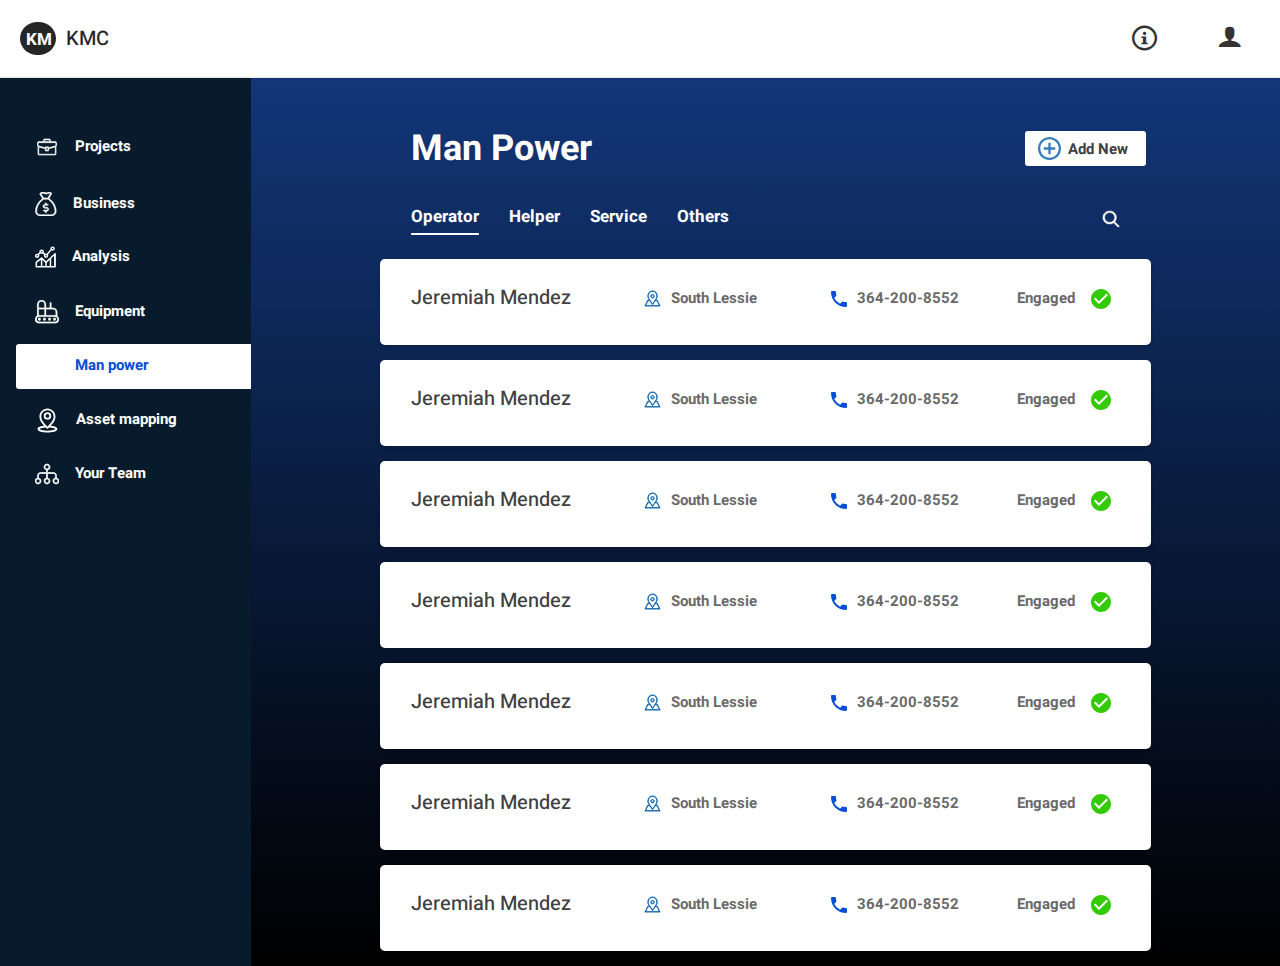
<file: manpower.html>
<!DOCTYPE html>
<html>
<head>
	<title>Rental Management Platform</title>
	<meta charset="utf-8">
    <meta http-equiv="X-UA-Compatible" content="IE=edge">
    <meta name="viewport" content="width=device-width, initial-scale=1">
	<link rel="stylesheet" type="text/css" href="icomoon/style.css">
	<link rel="stylesheet" type="text/css" href="css/bootstrap.min.css">
	<link rel="stylesheet" type="text/css" href="css/common-styles.css">
	<link rel="stylesheet" type="text/css" href="css/projects.css">
	<link rel="stylesheet" type="text/css" href="css/equipments.css">
	
	<link rel="stylesheet" type="text/css" href="css/manpower.css">
	<link href="https://fonts.googleapis.com/css?family=Heebo" rel="stylesheet">

	<link rel="stylesheet" href="https://cdnjs.cloudflare.com/ajax/libs/font-awesome/4.7.0/css/font-awesome.min.css">
</head>
<body>
	<nav class="navbar navbar-default navbar-fixed-top">
	  	<div class="container-fluid">
		    <div class="navbar-header">
		      <a class="" href="index.html"><span>KM</span></a>
		    </div>
		    <ul class="nav navbar-nav">
		      <li class=""><a href="index.html">KMC</a></li>
		    </ul>
		    <span class="icon-info"></span>
		    <span class="icon-user"></span>
		</div>
	</nav>

  
	<div class="container-fluid main-block">
		<div class="row">
	    	<div class="sidebar">
				<ul class="left-menu">	
					<li><a class="" href="projects.html"><img src="images/briefcase.svg" class="briefcase"><span>Projects</span></a></li>
					<li><a class="" href="business.html"><img src="images/money-bag.svg" class="money-bag"><span>Business</span></a></li>
					<li><a class="" href="#"><img src="images/analysis-icon.svg" class="analysis-icon"><span>Analysis</span></a></li>
					<li><a class="" href="equipments.html"><img src="images/dozer.svg" class="dozer"><span>Equipment</span></a></li>
					<li class="active"><a class="" href="#"><img src="images/manpower-icon.svg" class="manpower-icon"><span>Man power</span></a></li>
					<li><a class="" href="#"><img src="images/placeholder.svg" class="placeholder"><span>Asset mapping</span></a></li>
					<li><a class="" href="yourteam.html"><img src="images/hierarchical-structure.svg" class="hierarchical-structure"><span>Your Team</span></a></li>
				</ul>
			</div>
			<div class="wrapper manpower">
				<div class="title-block">
					<h2>Man Power</h2>
					<button class="add-new-btn"><img src="images/plus-circle.svg" class="plus-circle"></i><span>Add New</span></button>
				</div>
				<div class="row heading-tabs">
					<ul class="col-xs-10 col-lg-8 nav nav-tabs">
						<li class="active">
				    		<a  data-target="#8" data-toggle="tab">Operator</a>
						</li>
						<li>
							<a data-target="#9" data-toggle="tab">Helper</a>
						</li>
						<li>
							<a data-target="#10" data-toggle="tab">Service</a>
						</li>
						<li>
							<a data-target="#11" data-toggle="tab">Others</a>
						</li>
					</ul>
					<div class="col-xs-2 col-lg-4 search-bar">
						<input class="search" type="search" placeholder="Search" />
						
					</div>
					<img src="images/search.svg" class="search-icon" alt="">
				</div>
				<div class="container-fluid">
					<div class="row">
						<div class="col-sm-12 list-container">
							<div class="tab-content">
								<ul class="tab-pane active" id="8">
									<li class="manpower-card">
										<a href="">
											<div class="list-item">
												<div class="col-xs-12 col-md-12 col-lg-4 person-name">
													Jeremiah Mendez
												</div>
												
												<div class="col-xs-12 col-md-4 col-lg-3 location">
													<p><img src="images/placeholder-1.svg" class="placeholder-1" alt="">South Lessie</p>	
												</div>
												<div class="col-xs-12 col-md-4 col-lg-3 mobile">
													<p><img src="images/mobile-icon.svg" alt="" class="mobile-icon">364-200-8552</p>
												</div>
												<div class="col-xs-12 col-md-4 col-lg-2 person-status">
													<p>Engaged</p>
													<img src="images/green-tick.svg" class="green-tick" alt="">
												</div>
											</div>
										</a>
									</li>
									<li class="manpower-card">
										<a href="">
											<div class="list-item">
												<div class="col-xs-12 col-md-12 col-lg-4 person-name">
													Jeremiah Mendez
												</div>
												
												<div class="col-xs-12 col-md-4 col-lg-3 location">
													<p><img src="images/placeholder-1.svg" class="placeholder-1" alt="">South Lessie</p>	
												</div>
												<div class="col-xs-12 col-md-4 col-lg-3 mobile">
													<p><img src="images/mobile-icon.svg" alt="" class="mobile-icon">364-200-8552</p>
												</div>
												<div class="col-xs-12 col-md-4 col-lg-2 person-status">
													<p>Engaged</p>
													<img src="images/green-tick.svg" class="green-tick" alt="">
												</div>
											</div>
										</a>
									</li>
									<li class="manpower-card">
										<a href="">
											<div class="list-item">
												<div class="col-xs-12 col-md-12 col-lg-4 person-name">
													Jeremiah Mendez
												</div>
												
												<div class="col-xs-12 col-md-4 col-lg-3 location">
													<p><img src="images/placeholder-1.svg" class="placeholder-1" alt="">South Lessie</p>	
												</div>
												<div class="col-xs-12 col-md-4 col-lg-3 mobile">
													<p><img src="images/mobile-icon.svg" alt="" class="mobile-icon">364-200-8552</p>
												</div>
												<div class="col-xs-12 col-md-4 col-lg-2 person-status">
													<p>Engaged</p>
													<img src="images/green-tick.svg" class="green-tick" alt="">
												</div>
											</div>
										</a>
									</li>
									<li class="manpower-card">
										<a href="">
											<div class="list-item">
												<div class="col-xs-12 col-md-12 col-lg-4 person-name">
													Jeremiah Mendez
												</div>
												
												<div class="col-xs-12 col-md-4 col-lg-3 location">
													<p><img src="images/placeholder-1.svg" class="placeholder-1" alt="">South Lessie</p>	
												</div>
												<div class="col-xs-12 col-md-4 col-lg-3 mobile">
													<p><img src="images/mobile-icon.svg" alt="" class="mobile-icon">364-200-8552</p>
												</div>
												<div class="col-xs-12 col-md-4 col-lg-2 person-status">
													<p>Engaged</p>
													<img src="images/green-tick.svg" class="green-tick" alt="">
												</div>
											</div>
										</a>
									</li>
									<li class="manpower-card">
										<a href="">
											<div class="list-item">
												<div class="col-xs-12 col-md-12 col-lg-4 person-name">
													Jeremiah Mendez
												</div>
												
												<div class="col-xs-12 col-md-4 col-lg-3 location">
													<p><img src="images/placeholder-1.svg" class="placeholder-1" alt="">South Lessie</p>	
												</div>
												<div class="col-xs-12 col-md-4 col-lg-3 mobile">
													<p><img src="images/mobile-icon.svg" alt="" class="mobile-icon">364-200-8552</p>
												</div>
												<div class="col-xs-12 col-md-4 col-lg-2 person-status">
													<p>Engaged</p>
													<img src="images/green-tick.svg" class="green-tick" alt="">
												</div>
											</div>
										</a>
									</li>
									<li class="manpower-card">
										<a href="">
											<div class="list-item">
												<div class="col-xs-12 col-md-12 col-lg-4 person-name">
													Jeremiah Mendez
												</div>
												
												<div class="col-xs-12 col-md-4 col-lg-3 location">
													<p><img src="images/placeholder-1.svg" class="placeholder-1" alt="">South Lessie</p>	
												</div>
												<div class="col-xs-12 col-md-4 col-lg-3 mobile">
													<p><img src="images/mobile-icon.svg" alt="" class="mobile-icon">364-200-8552</p>
												</div>
												<div class="col-xs-12 col-md-4 col-lg-2 person-status">
													<p>Engaged</p>
													<img src="images/green-tick.svg" class="green-tick" alt="">
												</div>
											</div>
										</a>
									</li>
									<li class="manpower-card">
										<a href="">
											<div class="list-item">
												<div class="col-xs-12 col-md-12 col-lg-4 person-name">
													Jeremiah Mendez
												</div>
												
												<div class="col-xs-12 col-md-4 col-lg-3 location">
													<p><img src="images/placeholder-1.svg" class="placeholder-1" alt="">South Lessie</p>	
												</div>
												<div class="col-xs-12 col-md-4 col-lg-3 mobile">
													<p><img src="images/mobile-icon.svg" alt="" class="mobile-icon">364-200-8552</p>
												</div>
												<div class="col-xs-12 col-md-4 col-lg-2 person-status">
													<p>Engaged</p>
													<img src="images/green-tick.svg" class="green-tick" alt="">
												</div>
											</div>
										</a>
									</li>

								
								</ul>
								<ul class="tab-pane" id="9">
									<li class="manpower-card">
										<a href="">
											<div class="list-item">
												<div class="col-xs-12 col-md-12 col-lg-4 person-name">
													Jeremiah Mendez
												</div>
												
												<div class="col-xs-12 col-md-4 col-lg-3 location">
													<p><img src="images/placeholder-1.svg" class="placeholder-1" alt="">South Lessie</p>	
												</div>
												<div class="col-xs-12 col-md-4 col-lg-3 mobile">
													<p><img src="images/mobile-icon.svg" alt="" class="mobile-icon">364-200-8552</p>
												</div>
												<div class="col-xs-12 col-md-4 col-lg-2 person-status">
													<p>Engaged</p>
													<img src="images/green-tick.svg" class="green-tick" alt="">
												</div>
											</div>
										</a>
									</li>
									<li class="manpower-card">
										<a href="">
											<div class="list-item">
												<div class="col-xs-12 col-md-12 col-lg-4 person-name">
													Jeremiah Mendez
												</div>
												
												<div class="col-xs-12 col-md-4 col-lg-3 location">
													<p><img src="images/placeholder-1.svg" class="placeholder-1" alt="">South Lessie</p>	
												</div>
												<div class="col-xs-12 col-md-4 col-lg-3 mobile">
													<p><img src="images/mobile-icon.svg" alt="" class="mobile-icon">364-200-8552</p>
												</div>
												<div class="col-xs-12 col-md-4 col-lg-2 person-status">
													<p>Engaged</p>
													<img src="images/green-tick.svg" class="green-tick" alt="">
												</div>
											</div>
										</a>
									</li>
									<li class="manpower-card">
										<a href="">
											<div class="list-item">
												<div class="col-xs-12 col-md-12 col-lg-4 person-name">
													Jeremiah Mendez
												</div>
												
												<div class="col-xs-12 col-md-4 col-lg-3 location">
													<p><img src="images/placeholder-1.svg" class="placeholder-1" alt="">South Lessie</p>	
												</div>
												<div class="col-xs-12 col-md-4 col-lg-3 mobile">
													<p><img src="images/mobile-icon.svg" alt="" class="mobile-icon">364-200-8552</p>
												</div>
												<div class="col-xs-12 col-md-4 col-lg-2 person-status">
													<p>Engaged</p>
													<img src="images/green-tick.svg" class="green-tick" alt="">
												</div>
											</div>
										</a>
									</li>
									<li class="manpower-card">
										<a href="">
											<div class="list-item">
												<div class="col-xs-12 col-md-12 col-lg-4 person-name">
													Jeremiah Mendez
												</div>
												
												<div class="col-xs-12 col-md-4 col-lg-3 location">
													<p><img src="images/placeholder-1.svg" class="placeholder-1" alt="">South Lessie</p>	
												</div>
												<div class="col-xs-12 col-md-4 col-lg-3 mobile">
													<p><img src="images/mobile-icon.svg" alt="" class="mobile-icon">364-200-8552</p>
												</div>
												<div class="col-xs-12 col-md-4 col-lg-2 person-status">
													<p>Engaged</p>
													<img src="images/green-tick.svg" class="green-tick" alt="">
												</div>
											</div>
										</a>
									</li>
									<li class="manpower-card">
										<a href="">
											<div class="list-item">
												<div class="col-xs-12 col-md-12 col-lg-4 person-name">
													Jeremiah Mendez
												</div>
												
												<div class="col-xs-12 col-md-4 col-lg-3 location">
													<p><img src="images/placeholder-1.svg" class="placeholder-1" alt="">South Lessie</p>	
												</div>
												<div class="col-xs-12 col-md-4 col-lg-3 mobile">
													<p><img src="images/mobile-icon.svg" alt="" class="mobile-icon">364-200-8552</p>
												</div>
												<div class="col-xs-12 col-md-4 col-lg-2 person-status">
													<p>Engaged</p>
													<img src="images/green-tick.svg" class="green-tick" alt="">
												</div>
											</div>
										</a>
									</li>
									<li class="manpower-card">
										<a href="">
											<div class="list-item">
												<div class="col-xs-12 col-md-12 col-lg-4 person-name">
													Jeremiah Mendez
												</div>
												
												<div class="col-xs-12 col-md-4 col-lg-3 location">
													<p><img src="images/placeholder-1.svg" class="placeholder-1" alt="">South Lessie</p>	
												</div>
												<div class="col-xs-12 col-md-4 col-lg-3 mobile">
													<p><img src="images/mobile-icon.svg" alt="" class="mobile-icon">364-200-8552</p>
												</div>
												<div class="col-xs-12 col-md-4 col-lg-2 person-status">
													<p>Engaged</p>
													<img src="images/green-tick.svg" class="green-tick" alt="">
												</div>
											</div>
										</a>
									</li>
								</ul>
							</div>
						</div>
			        </div>
		        </div>
			</div>
		</div>
	</div>
<script type="text/javascript" src="js/jquery.min.js"></script>
<script type="text/javascript" src="js/bootstrap.min.js"></script>
<script type="text/javascript" src="js/custom.js"></script>
</body>
</html>
</file>
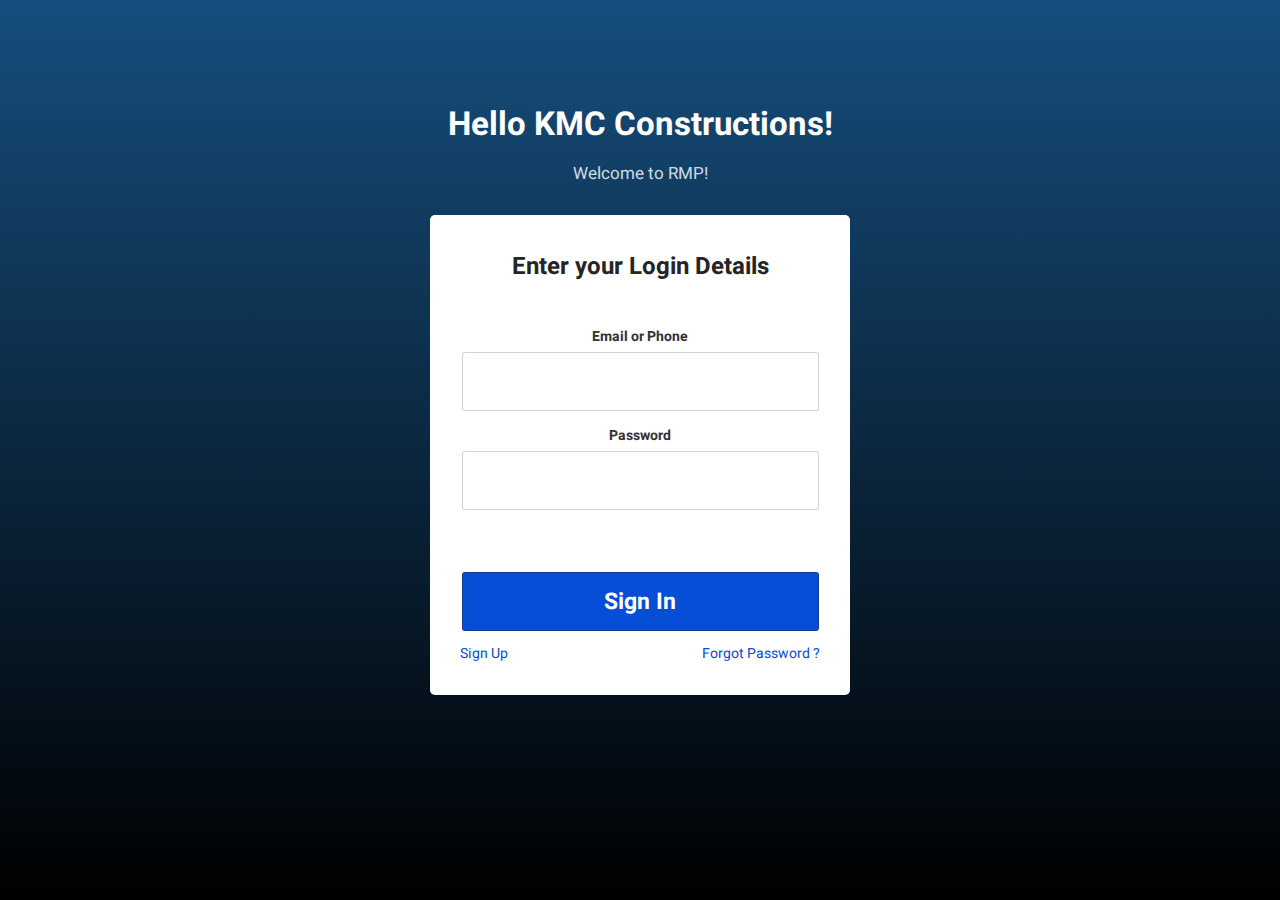
<file: newlogin-page.html>
<!DOCTYPE html>
<html>
<head>
	<title></title>
		<meta charset="utf-8">
	    <meta http-equiv="X-UA-Compatible" content="IE=edge">
	    <meta name="viewport" content="width=device-width, initial-scale=1">
	    <title>Equiphunt - Leads Management System</title>
		<link href="https://fonts.googleapis.com/css?family=Ubuntu:300,400,500" rel="stylesheet">
		<link rel="stylesheet" href="css/bootstrap.min.css">
		<link rel="stylesheet" href="css/jquery-confirm.min.css">
		<link rel="stylesheet" type="text/css" href="css/newlogin.css">
		<link href="https://fonts.googleapis.com/css?family=Heebo" rel="stylesheet">
</head>
<body>
	<div class="container-fluid border wrapper" role="main">
	    <div class="inner-block">
	  		
	  			<h1 class="border">Hello KMC Constructions!</h1>
		  		<h4 class="border">Welcome to RMP!</h4>
			  	<div class="row login-block border">
			  		<h3 class="border">Enter your Login Details</h3>
			  		<form class="row custom-form" class="border">
			  			<div class="col-xs-12 form-group border">
			  				<label class="border">Email or Phone</label>
			  				<input type="text" name="user-name" class="form-control border">
			  			</div>
			  			<div class="col-xs-12 form-group border">
			  				<label class="border">Password</label>
			  				<input type="password" name="user-password" class="form-control border">
			  			</div>
			  			<button class="btn btn-md signin-btn border">Sign In</button>
			  			<div class="links">
			  			    <span class="linkto-signup border"><a href="sign-up.html">Sign Up</a></span>
			  				<span class="linkto-forget-password border"><a href="">Forgot Password ?</a></span>
			  			</div>
			  		</form>
			    </div>	
			    <div class="row forgot-password-block border">
			    	<h3 class="border">Forgot Password</h3>
			    	<form class="row custom-form" class="border">
			  			<div class="col-xs-12 form-group border">
			  				<label class="border">Email</label>
			  				<input type="text" name="user-email" class="form-control border">
			  			</div>
			  			
			  			<div class="links">
			  			    <span class="linkto-login border"><a href="">Sign In</a></span>
			  			</div>
			  			<button class="btn btn-md signin-btn border">Submit</button>
			  			
			  		</form>
			    </div>
			</div>
	
	</div>
	<script src="js/jquery.min.js"></script>
	<script src="js/bootstrap.min.js"></script>
	<script type="text/javascript" src="js/sign-in.js"></script>
</body>
</html>
</file>
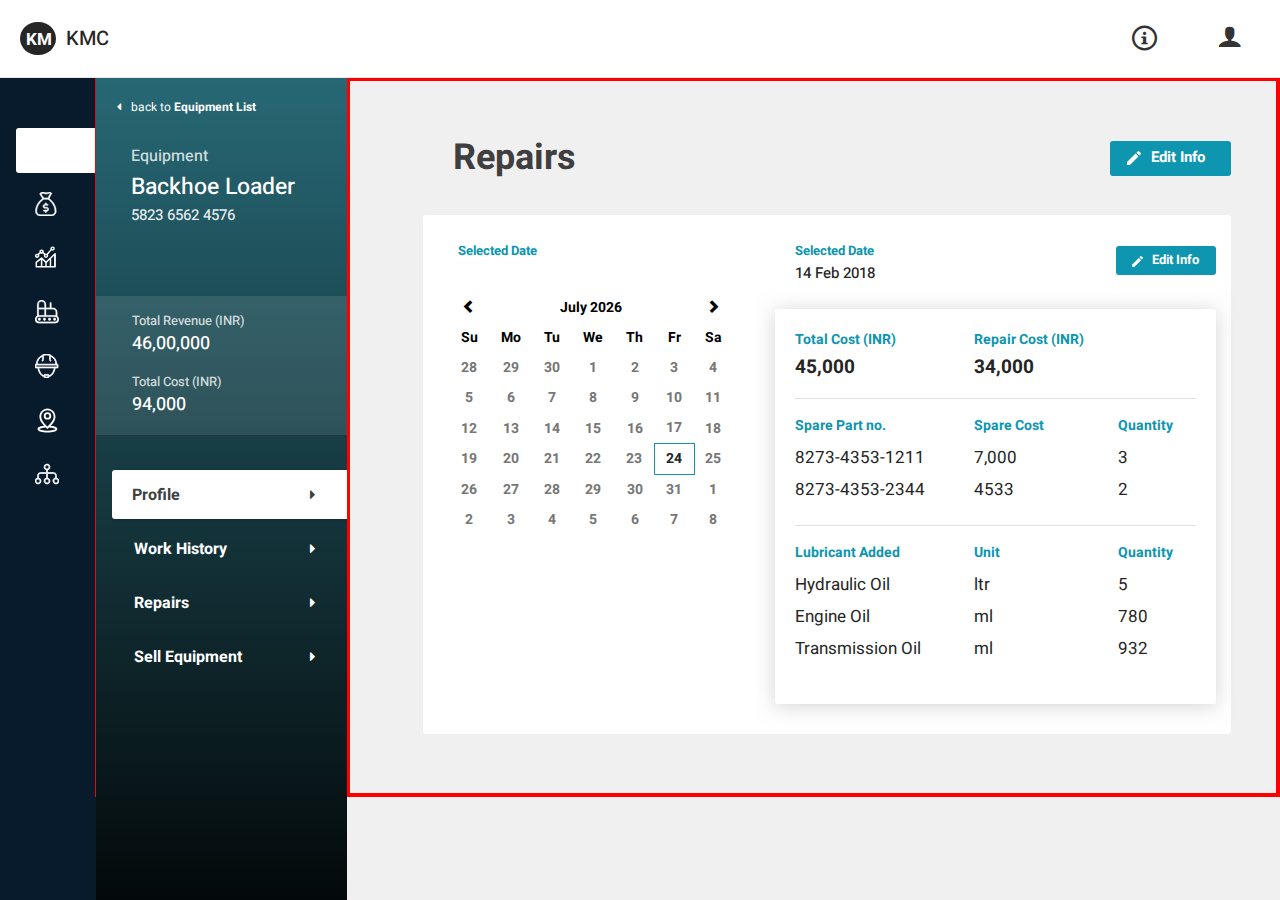
<file: profile-page.html>
<!DOCTYPE html>
<html>
<head>
	<title>Rental Management Platform</title>
	<meta charset="utf-8">
    <meta http-equiv="X-UA-Compatible" content="IE=edge">
    <meta name="viewport" content="width=device-width, initial-scale=1">
    <link rel="stylesheet" type="text/css" href="icomoon/style.css">
	<link rel="stylesheet" type="text/css" href="css/bootstrap.min.css">
	<link rel="stylesheet" type="text/css" href="css/dashboard.css">
	<link rel="stylesheet" type="text/css" href="css/common-styles.css">
	<link rel="stylesheet" type="text/css" href="css/profile-page.css">
	<link rel="stylesheet" type="text/css" href="css/bootstrap-datetimepicker.min.css">
	<link href="css/jquery-ui.css" rel="stylesheet">
	<link href="https://fonts.googleapis.com/css?family=Heebo" rel="stylesheet">
	<link rel="stylesheet" href="https://cdnjs.cloudflare.com/ajax/libs/font-awesome/4.7.0/css/font-awesome.min.css">
</head>
<body>
	<nav class="navbar navbar-default navbar-fixed-top">
	  	<div class="container-fluid">
		    <div class="navbar-header">
		      <a class="" href="#"><span>KM</span></a>
		    </div>
		    <ul class="nav navbar-nav">
		      <li class=""><a href="#">KMC</a></li>
		    </ul>
		    <span class="icon-info"></span>
		    <span class="icon-user"></span>
		</div>
	</nav>
  
	<div class="container-fluid main-block">
		<div class="row">
			<div class="custom-sidebar sidebar">
				<ul class="left-menu">	

					<li class="active"><a class="" href="projects.html"><img src="images/briefcase.svg" class="briefcase"></a></li>
					<li><a class="" href="business.html"><img src="images/money-bag.svg" class="money-bag"></a></li>
					<li><a class="" href="#"><img src="images/analysis-icon.svg" class="analysis-icon"></a></li>
					<li><a class="" href="equipments.html"><img src="images/dozer.svg" class="dozer"></li>
					<li><a class="" href="manpower.html"><img src="images/manpower-icon.svg" class="manpower-icon"></li>
					<li><a class="" href="#"><img src="images/placeholder.svg" class="placeholder"></a></li>
					<li><a class="" href="yourteam.html"><img src="images/hierarchical-structure.svg" class="hierarchical-structure"></a></li>

				</ul>
			  
			</div>
			<div class="wrapper border">
			    <div class="sub-sidebar">
					<div class="home-link">
						<span class="fa fa-caret-left"></span>
						<a href="equipments.html"><span>back to</span> Equipment List</a>
					</div>
					<div class="equip-info">
						<p>Equipment</p>
						<p>Backhoe Loader</p>
						<p>5823 6562 4576</p>	
					</div>
					<div class="inculcated-figures">
						<p>Total Revenue (INR)</p>
						<p>46,00,000</p>
						<p>Total Cost (INR)</p>
						<p>94,000</p>
					</div>
			      	<ul class="nav nav-pills mb-3" id="pills-tab" role="tablist">
  						<li class="nav-item active">
    						<a class="nav-link active" id="pills-home-tab" data-toggle="pill" href="#pills-home" role="tab" aria-controls="pills-home" aria-selected="true">Profile <i class="fa fa-caret-right"></i></a>
  						</li>
						<li class="nav-item">
						    <a class="nav-link" id="pills-profile-tab" data-toggle="pill" href="#pills-profile" role="tab" aria-controls="pills-profile" aria-selected="false">Work History <i class="fa fa-caret-right"></i></a>
						</li>
						<li class="nav-item">
						    <a class="nav-link" id="pills-contact-tab" data-toggle="pill" href="#pills-contact" role="tab" aria-controls="pills-contact" aria-selected="false">Repairs <i class="fa fa-caret-right"></i></a>
						</li>
						<li class="nav-item">
						    <a class="nav-link" id="pills-sell-equip-tab" data-toggle="pill" href="#pills-sell-equip" role="tab" aria-controls="pills-sell-equip" aria-selected="false">Sell Equipment <i class="fa fa-caret-right"></i></a>
						</li>
						<li class="nav-item">
						    <a class="nav-link" id="pills-expenses-tab" data-toggle="pill" href="#pills-expenses" role="tab" aria-controls="pills-expenses" aria-selected="false">Expenses <i class="fa fa-caret-right"></i></a>
						</li>
					</ul>
				</div>
				<div class="outer-wrapper">
					<div class="container-fluid border">
						<div class="row border">
							<div class="col-sm-12 border">
								<div class="tab-content" id="pills-tabContent border">
									<div class="tab-pane fade" id="pills-home" role="tabpanel" aria-labelledby="pills-home-tab">
										<div class="inner-wrapper border">
											<header class="border">
												<h3>Profile</h3>
												<buttton class="edit-button"><img src="images/pencil-icon.svg" alt="" class="pencil-icon">Edit Info</buttton>
											</header>
											<div class="inner-block border">
												<div class="picture-container">
													<img src="images/equip-pic-1.jpg" class="equip-pic" alt="">
													<img src="images/equip-pic-1.jpg" class="equip-pic" alt="">
													<img src="images/equip-pic-1.jpg" class="equip-pic" alt="">
													<img src="images/equip-pic-1.jpg" class="equip-pic" alt="">
												</div>
												<h4>Information<img src="images/settings-icon.svg" class="settings-icon" alt=""></h4>
												<div class="row equipment-info">
													<div class="col-xs-12 col-sm-6 col-md-4 col-lg-3">
														<span>Registration No.</span>
														<span>112311332323</span>
													</div>
													<div class="col-xs-12 col-sm-6 col-md-4 col-lg-3">
														<span>Chasis No.</span>
														<span>310-772-7824</span>
													</div>
													<div class="col-xs-12 col-sm-6 col-md-4 col-lg-3">
														<span>Capacity</span>
														<span>839-313-4143</span>
												    </div>
													<div class="col-xs-12 col-sm-6 col-md-4 col-lg-3">
														<span>Make</span>
														<span>150-441-0820</span>
													</div>
													<div class="col-xs-12 col-sm-6 col-md-4 col-lg-3">
														<span>Model</span>
														<span>150-441-0820</span>
													</div>
													<div class="col-xs-12 col-sm-6 col-md-4 col-lg-3">
														<span>Year</span>
														<span>2018</span>
													</div>
												</div>
												<hr class="block-seperator">
												<h4>Documents<img src="images/settings-icon.svg" class="settings-icon" alt=""></h4>
												<div class="row equipment-docs">
													<div class="col-xs-12 col-sm-6 col-md-4 col-lg-3">
														<span class="doc-item"><img src="images/pdf-icon-1.svg" class="pdf-icon-1" alt="">RC</span>
													</div>
													<div class="col-xs-12 col-sm-6 col-md-4 col-lg-3">
														<span class="doc-item"><img src="images/pdf-icon-1.svg" alt="" class="pdf-icon-1">Insurance</span>
													</div>
													<div class="col-xs-12 col-sm-6 col-md-4 col-lg-3">
														<span class="doc-item"><img src="images/pdf-icon-1.svg" alt="" class="pdf-icon-1">Fitness</span>
													</div>
													<div class="col-xs-12 col-sm-6 col-md-4 col-lg-3">
														<span class="doc-item"><img src="images/pdf-icon-1.svg" alt="" class="pdf-icon-1">Pollution</span>
													</div>
													<div class="col-xs-12 col-sm-6 col-md-4 col-lg-3">
														<span class="doc-item"><img src="images/pdf-icon-2.svg" alt="" class="pdf-icon-2">State Taxes</span>
													</div>
												</div>
												<hr class="block-seperator">
												<h4 class="emi-heading">EMI Details<img src="images/settings-icon.svg" class="settings-icon" alt=""></h4>
												<div class="row emi-info">
													<div class="col-xs-12 col-sm-6 col-md-4 col-lg-3">
														<span>EMI Status</span>
														<span>On EMI</span>
													</div>
													<div class="col-xs-12 col-sm-6 col-md-4 col-lg-3">
														<span>Monthly Installment</span>
														<span>Rs 2,00,000</span>
													</div>
													<div class="col-xs-12 col-sm-6 col-md-4 col-lg-3">
														<span>Next Payment Date</span>
														<span>05 March 2018</span>
													</div>
												</div>
											</div>
										</div>
									</div>
									<div class="tab-pane fade" id="pills-profile" role="tabpanel" aria-labelledby="pills-profile-tab">
										<div class="inner-wrapper equip-work-history border">
							  				<header>
												<h3>Work History</h3>
											</header>
											<div class="inner-block work-history border">
												<div class=" border ">          
	                                                <table class="table border table-responsive ">
													    <thead class="border">
													      <tr>
													        <th>Company</th>
													        <th class="duration">Duration <i class="fa fa-arrow-down" aria-hidden="true"></i></th>
													        <th>Start Date</th>
													        <th>Revenue</th>
													        <th>Cost</th>
													        <th class="price">Price/mo <i class="fa fa-arrow-down" aria-hidden="true"></i></th>
													      </tr>
													    </thead>
													    <tbody>
														    <tr>
														        <td>Shapoorji Pallonji</td>
														        <td>10 months</td>
														        <td>03 Feb 2017</td>
														        <td>Rs 11,00,000</td>
														        <td class="cost">Rs 11,50,000 <i class="fa fa-angle-down"></i></td>
														        <td>Rs 45,00,000</td>
													    	</tr>
													    	<tr>
														        <td>Equiphunt</td>
														        <td>10 months</td>
														        <td>03 Feb 2017</td>
														        <td>Rs 11,00,000</td>
														        <td class="cost">Rs 11,50,000 <i class="fa fa-angle-down"></i></td>
														        <td>Rs 45,00,000</td>
													    	</tr>
													    	<tr>
														        <td>Shapoorji Pallonji</td>
														        <td>10 months</td>
														        <td>03 Feb 2017</td>
														        <td>Rs 11,00,000</td>
														        <td class="cost">Rs 11,50,000 <i class="fa fa-angle-down"></i></td>
														        <td>Rs 45,00,000</td>
													    	</tr>
													    	<tr>
														        <td>Shapoorji Pallonji</td>
														        <td>10 months</td>
														        <td>03 Feb 2017</td>
														        <td>Rs 11,00,000</td>
														        <td class="cost">Rs 11,50,000 <i class="fa fa-angle-down"></i></td>
														        <td>Rs 45,00,000</td>
													    	</tr>
													    	<tr>
														        <td>Shapoorji Pallonji</td>
														        <td>10 months</td>
														        <td>03 Feb 2017</td>
														        <td>Rs 11,00,000</td>
														        <td class="cost">Rs 11,50,000 <i class="fa fa-angle-down"></i></td>
														        <td>Rs 45,00,000</td>
													    	</tr>
													    	<tr>
														        <td>Shapoorji Pallonji</td>
														        <td>10 months</td>
														        <td>03 Feb 2017</td>
														        <td>Rs 11,00,000</td>
														        <td class="cost">Rs 11,50,000 <i class="fa fa-angle-down"></i></td>
														        <td>Rs 45,00,000</td>
													    	</tr>
													    	<tr>
														        <td>Shapoorji Pallonji</td>
														        <td>10 months</td>
														        <td>03 Feb 2017</td>
														        <td>Rs 11,00,000</td>
														        <td class="cost">Rs 11,50,000<i class="fa fa-angle-down"></i></td>
														        <td>Rs 45,00,000</td>
													    	</tr>
													    </tbody>
													</table>
	  											</div>
											</div>
							  			</div>
							  		</div>
							  		<div class="tab-pane fade active in" id="pills-contact" role="tabpanel" aria-labelledby="pills-contact-tab">
							  			<div class="inner-wrapper repairs">
							        		<header>
												<h3>Repairs</h3>
												<buttton class="edit-button"><img src="images/pencil-icon.svg" alt="" class="pencil-icon">Edit Info</buttton>
											</header>
											<div class="inner-block">
												<div class="row">
													<div class="col-xs-12 col-lg-5">
														<div class="selected-date">
																<span>Selected Date</span>
																
														</div>
														<div class='input-group date' id='repair-date'>
					                    					<input type='text' class="form-control" id="leaddate" placeholder="Lead Date"/>
					                    						<span class="input-group-addon">
					                        					<span class="glyphicon glyphicon-calendar"></span>
					                    						</span>
					                					</div>
													</div>
													<div class="col-xs-12 col-lg-7">
														<header">
															<div class="selected-date">
																<span>Selected Date</span>
																<span>14 Feb 2018</span>
															</div>
															<buttton class="edit-repair-info"><img src="images/pencil-icon.svg" alt="" class="pencil-icon-1">Edit Info</buttton>
														</header>
														<div class="repairs-right-block">
															<div class="row">
																<div class="col-xs-12 col-sm-5 costs">
																	<span>Total Cost (INR)</span>
																	<span>45,000</span>
																</div>
																<div class="col-xs-12 col-sm-6 costs">
																	<span>Repair Cost (INR)</span>
																	<span>34,000</span>
																</div>
															</div>
															<hr class="cost-spare-seperator">
															<div class="spare-part-info ">
																<div class="row ">
																	<div class="col-xs-12 col-sm-5 spare-part-no">
																		<span>Spare Part no.</span>
																		<span>8273-4353-1211</span>
																		<span>8273-4353-2344</span>
																	</div>
																	<div class="col-xs-12 col-sm-4 spare-cost">
																		<span>Spare Cost</span>
																		<span>7,000</span>
																		<span>4533</span>
																	</div>
																	<div class="col-xs-12 col-sm-3 spare-quantity">
																		<span>Quantity</span>
																		<span>3</span>
																		<span>2</span>
																	</div>
																</div>
															</div>
															<hr class="spare-lubricant-seperator">
															<div class="lubricant-info">
																<div class="row">
																	<div class="col-xs-12 col-sm-5 lubricant">
																		<span>Lubricant Added</span>
																		<span>Hydraulic Oil</span>
																		<span>Engine Oil</span>
																		<span>Transmission Oil</span>
																	</div>
																	<div class="col-xs-12 col-sm-4 unit">
																		<span>Unit</span>
																		<span>ltr</span>
																		<span>ml</span>
																		<span>ml</span>
																	</div>
																	<div class="col-xs-12 col-sm-3 quantity">
																		<span>Quantity</span>
																		<span>5</span>
																		<span>780</span>
																		<span>932</span>
																	</div>
																</div>
															</div>
														</div>
													</div>
												</div>
											</div>
							        	</div>
							        </div>
							        
									<div class="tab-pane fade" id="pills-expenses" role="tabpanel" aria-labelledby="pills-expenses-tab">
							        	<div class="inner-wrapper">
							        		<header>
												<h3>Expenses</h3>
											</header>
											<div class="inner-block expenses">
												<div class="row total-figures">
													<div class="col-xs-12 col-sm-6 col-md-4 col-lg-3">
														<span>Total Cost</span>
														<span>Rs. 94,000</span>
													</div>
													<div class="col-xs-12 col-sm-6 col-md-4 col-lg-3">
														<span>Total Revenue</span>
														<span>Rs. 46,00,000</span>
													</div>
													<div class="col-xs-12 col-sm-6 col-md-4 col-lg-3">
														<span>Total Profit</span>
														<span>Rs. 46,00,000</span>
												    </div>
												</div>
												<hr class="expenses-seperator">
												<div class="row costs-block">	
													<div class="col-xs-12 col-sm-6 col-md-4 col-lg-3">
														<span>Spare Cost</span>
														<span>Rs. 54,000</span>
													</div>
													<div class="col-xs-12 col-sm-6 col-md-4 col-lg-3">
														<span>Repair Cost</span>
														<span>Rs. 20,000</span>
													</div>
													<div class="col-xs-12 col-sm-6 col-md-4 col-lg-3">
														<span>General Cost</span>
														<span>Rs. 20,000</span>
													</div>
												</div>
											</div>
							        	</div>
							        </div>
						       </div>
						    </div>
					   </div>
					</div>
				</div>
			</div>
		</div>
	</div>
<script type="text/javascript" src="js/jquery.min.js"></script>
<script type="text/javascript" src="js/bootstrap.min.js"></script>
<script type="text/javascript" src="js/moment.min.js"></script>
<script src="js/bootstrap-datetimepicker.min.js"></script>
<script src="js/jquery-confirm.min.js"></script>
<script type="text/javascript" src="js/calendar.js"></script>
</body>
</html>
</file>
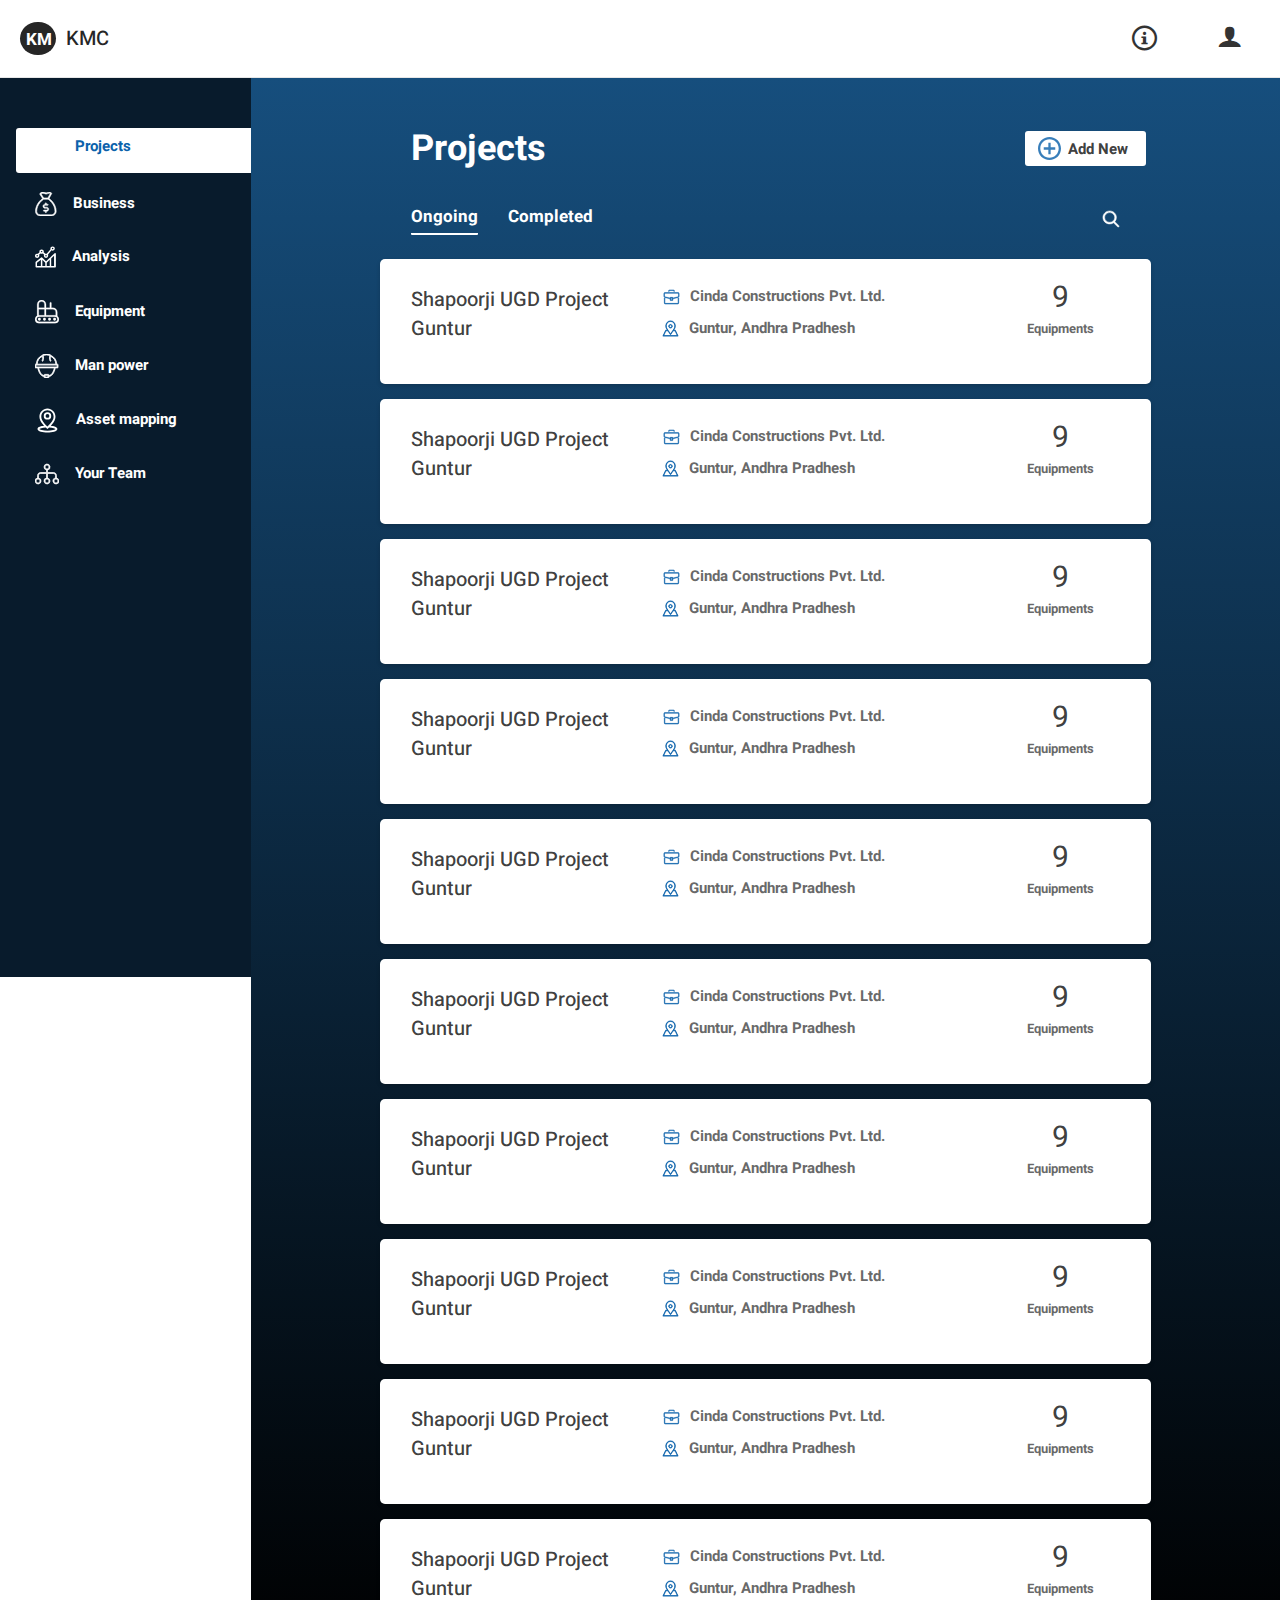
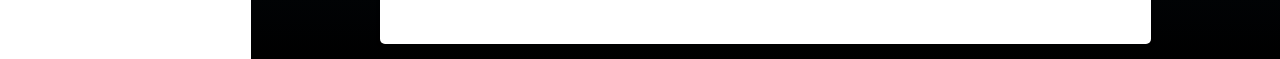
<file: projects.html>
<!DOCTYPE html>
<html>
<head>
	<title>Rental Management Platform</title>
 	<meta charset="utf-8">
    <meta http-equiv="X-UA-Compatible" content="IE=edge">
    <meta name="viewport" content="width=device-width, initial-scale=1">
	<link rel="stylesheet" type="text/css" href="icomoon/style.css">
	<link rel="stylesheet" type="text/css" href="css/bootstrap.min.css">
	<link href="https://fonts.googleapis.com/css?family=Heebo" rel="stylesheet">
	<link rel="stylesheet" type="text/css" href="css/projects.css">
	<link rel="stylesheet" type="text/css" href="css/common-styles.css">
	<link rel="stylesheet" href="https://cdnjs.cloudflare.com/ajax/libs/font-awesome/4.7.0/css/font-awesome.min.css">
</head>
<body>
	<nav class="navbar navbar-default navbar-fixed-top">
	  	<div class="container-fluid">
		    <div class="navbar-header">
		      <a class="" href="index.html"><span>KM</span></a>
		    </div>
		    <ul class="nav navbar-nav">
		      <li class=""><a href="index.html">KMC</a></li>
		    </ul>
		    <span class="icon-info"></span>
		    <span class="icon-user"></span>
		</div>
	</nav>

  
	<div class="container-fluid main-block">
		<div class="row">
	    	<div class="sidebar">
				<ul class="left-menu">	
					<li class="active"><a class="" href="projects.html"><img src="images/briefcase.svg" class="briefcase"><span>Projects</span></a></li>
					<li><a class="" href="business.html"><img src="images/money-bag.svg" class="money-bag"><span>Business</span></a></li>
					<li><a class="" href="#"><img src="images/analysis-icon.svg" class="analysis-icon"><span>Analysis</span></a></li>
					<li><a class="" href="equipments.html"><img src="images/dozer.svg" class="dozer"><span>Equipment</span></a></li>
					<li><a class="" href="manpower.html"><img src="images/manpower-icon.svg" class="manpower-icon"><span>Man power</span></a></li>
					<li><a class="" href="#"><img src="images/placeholder.svg" class="placeholder"><span>Asset mapping</span></a></li>
					<li><a class="" href="yourteam.html"><img src="images/hierarchical-structure.svg" class="hierarchical-structure"><span>Your Team</span></a></li>
				</ul>
			</div>
			<div class="wrapper">
				<div class="title-block">
					<h2>Projects</h2>
					<button class="add-new-btn" data-toggle="modal" data-target="#addnew-profile-modal"><img src="images/plus-circle.svg" class="plus-circle"></i><span>Add New</span></button>
				</div>
				<div class="row heading-tabs">
					<ul class="col-xs-6 nav nav-tabs">
						<li class="active">
				    		<a  data-target="#3" data-toggle="tab">Ongoing</a>
						</li>
						<li>
							<a data-target="#4" data-toggle="tab">Completed</a>
						</li>
					</ul>
					<div class="col-xs-6 search-bar">
						<input class="search" type="search" placeholder="Search" />
						
					</div>
					<img src="images/search.svg" class="search-icon" alt="">
				</div>
				<div class="container-fluid">
					<div class="row">
						<div class="col-sm-12 list-container">
							<div class="tab-content">
								<ul class="tab-pane active" id="3">
									<li class="project-card">
										<a href="">
											<div class="list-item">
												<div class="col-xs-12 col-lg-4 project-name ">
													Shapoorji UGD Project Guntur
												</div>
												<div class="col-xs-8 col-lg-6 rental-info">
													<p><img src="images/briefcase-1.svg" class="briefcase-1" alt="">Cinda Constructions Pvt. Ltd.</p>
													<p><img src="images/placeholder-1.svg" class="placeholder-1" alt="">Guntur, Andhra Pradhesh</p>
												</div>
												<div class="col-xs-4 col-lg-2 no-of-equipments">
													<p class="quantity">9</p>
													<p>Equipments</p>
												</div>
											</div>
										</a>
									</li>
									<li class="project-card">
										<a href="">
											<div class="list-item">
												<div class="col-xs-12 col-lg-4 project-name ">
													Shapoorji UGD Project Guntur
												</div>
												<div class="col-xs-8 col-lg-6 rental-info">
													<p><img src="images/briefcase-1.svg" class="briefcase-1" alt="">Cinda Constructions Pvt. Ltd.</p>
													<p><img src="images/placeholder-1.svg" class="placeholder-1" alt="">Guntur, Andhra Pradhesh</p>
												</div>
												<div class="col-xs-4 col-lg-2 no-of-equipments">
													<p class="quantity">9</p>
													<p>Equipments</p>
												</div>
											</div>
										</a>
									</li>
									<li class="project-card">
										<a href="">
											<div class="list-item">
												<div class="col-xs-12 col-lg-4 project-name ">
													Shapoorji UGD Project Guntur
												</div>
												<div class="col-xs-8 col-lg-6 rental-info">
													<p><img src="images/briefcase-1.svg" class="briefcase-1" alt="">Cinda Constructions Pvt. Ltd.</p>
													<p><img src="images/placeholder-1.svg" class="placeholder-1" alt="">Guntur, Andhra Pradhesh</p>
												</div>
												<div class="col-xs-4 col-lg-2 no-of-equipments">
													<p class="quantity">9</p>
													<p>Equipments</p>
												</div>
											</div>
										</a>
									</li>
									<li class="project-card">
										<a href="">
											<div class="list-item">
												<div class="col-xs-12 col-lg-4 project-name ">
													Shapoorji UGD Project Guntur
												</div>
												<div class="col-xs-8 col-lg-6 rental-info">
													<p><img src="images/briefcase-1.svg" class="briefcase-1" alt="">Cinda Constructions Pvt. Ltd.</p>
													<p><img src="images/placeholder-1.svg" class="placeholder-1" alt="">Guntur, Andhra Pradhesh</p>
												</div>
												<div class="col-xs-4 col-lg-2 no-of-equipments">
													<p class="quantity">9</p>
													<p>Equipments</p>
												</div>
											</div>
										</a>
									</li>
									<li class="project-card">
										<a href="">
											<div class="list-item">
												<div class="col-xs-12 col-lg-4 project-name ">
													Shapoorji UGD Project Guntur
												</div>
												<div class="col-xs-8 col-lg-6 rental-info">
													<p><img src="images/briefcase-1.svg" class="briefcase-1" alt="">Cinda Constructions Pvt. Ltd.</p>
													<p><img src="images/placeholder-1.svg" class="placeholder-1" alt="">Guntur, Andhra Pradhesh</p>
												</div>
												<div class="col-xs-4 col-lg-2 no-of-equipments">
													<p class="quantity">9</p>
													<p>Equipments</p>
												</div>
											</div>
										</a>
									</li>
									<li class="project-card">
										<a href="">
											<div class="list-item">
												<div class="col-xs-12 col-lg-4 project-name ">
													Shapoorji UGD Project Guntur
												</div>
												<div class="col-xs-8 col-lg-6 rental-info">
													<p><img src="images/briefcase-1.svg" class="briefcase-1" alt="">Cinda Constructions Pvt. Ltd.</p>
													<p><img src="images/placeholder-1.svg" class="placeholder-1" alt="">Guntur, Andhra Pradhesh</p>
												</div>
												<div class="col-xs-4 col-lg-2 no-of-equipments">
													<p class="quantity">9</p>
													<p>Equipments</p>
												</div>
											</div>
										</a>
									</li>
								</ul>
								<ul class="tab-pane active" id="4">
									<li class="project-card">
										<a href="">
											<div class="list-item">
												<div class="col-xs-12 col-lg-4 project-name ">
													Shapoorji UGD Project Guntur
												</div>
												<div class="col-xs-8 col-lg-6 rental-info">
													<p><img src="images/briefcase-1.svg" class="briefcase-1" alt="">Cinda Constructions Pvt. Ltd.</p>
													<p><img src="images/placeholder-1.svg" class="placeholder-1" alt="">Guntur, Andhra Pradhesh</p>
												</div>
												<div class="col-xs-4 col-lg-2 no-of-equipments">
													<p class="quantity">9</p>
													<p>Equipments</p>
												</div>
											</div>
										</a>
									</li>
									<li class="project-card">
										<a href="">
											<div class="list-item">
												<div class="col-xs-12 col-lg-4 project-name ">
													Shapoorji UGD Project Guntur
												</div>
												<div class="col-xs-8 col-lg-6 rental-info">
													<p><img src="images/briefcase-1.svg" class="briefcase-1" alt="">Cinda Constructions Pvt. Ltd.</p>
													<p><img src="images/placeholder-1.svg" class="placeholder-1" alt="">Guntur, Andhra Pradhesh</p>
												</div>
												<div class="col-xs-4 col-lg-2 no-of-equipments">
													<p class="quantity">9</p>
													<p>Equipments</p>
												</div>
											</div>
										</a>
									</li>
									<li class="project-card">
										<a href="">
											<div class="list-item">
												<div class="col-xs-12 col-lg-4 project-name ">
													Shapoorji UGD Project Guntur
												</div>
												<div class="col-xs-8 col-lg-6 rental-info">
													<p><img src="images/briefcase-1.svg" class="briefcase-1" alt="">Cinda Constructions Pvt. Ltd.</p>
													<p><img src="images/placeholder-1.svg" class="placeholder-1" alt="">Guntur, Andhra Pradhesh</p>
												</div>
												<div class="col-xs-4 col-lg-2 no-of-equipments">
													<p class="quantity">9</p>
													<p>Equipments</p>
												</div>
											</div>
										</a>
									</li>
									<li class="project-card">
										<a href="">
											<div class="list-item">
												<div class="col-xs-12 col-lg-4 project-name ">
													Shapoorji UGD Project Guntur
												</div>
												<div class="col-xs-8 col-lg-6 rental-info">
													<p><img src="images/briefcase-1.svg" class="briefcase-1" alt="">Cinda Constructions Pvt. Ltd.</p>
													<p><img src="images/placeholder-1.svg" class="placeholder-1" alt="">Guntur, Andhra Pradhesh</p>
												</div>
												<div class="col-xs-4 col-lg-2 no-of-equipments">
													<p class="quantity">9</p>
													<p>Equipments</p>
												</div>
											</div>
										</a>
									</li>
								</ul>
							</div>
						</div>
			        </div>
		        </div>
			</div>
		</div>
	</div>
	<div id="addnew-profile-modal" class="modal fade" role="dialog">
  		<div class="modal-dialog">
			<!-- Modal content-->
		    <div class="modal-content">
	      		<div class="modal-header">
	        		<button type="button" class="close" data-dismiss="modal">&times;</button>
	        		<h4 class="modal-title">Modal Header</h4>
	      		</div>
	      		<div class="modal-body">
	        		<p>Some text in the modal.</p>
	      		</div>
	      	</div>
		</div>
	</div>

<script type="text/javascript" src="js/jquery.min.js"></script>
<script type="text/javascript" src="js/bootstrap.min.js"></script>
<script type="text/javascript" src="js/custom.js"></script>
</body>
</html>
</file>
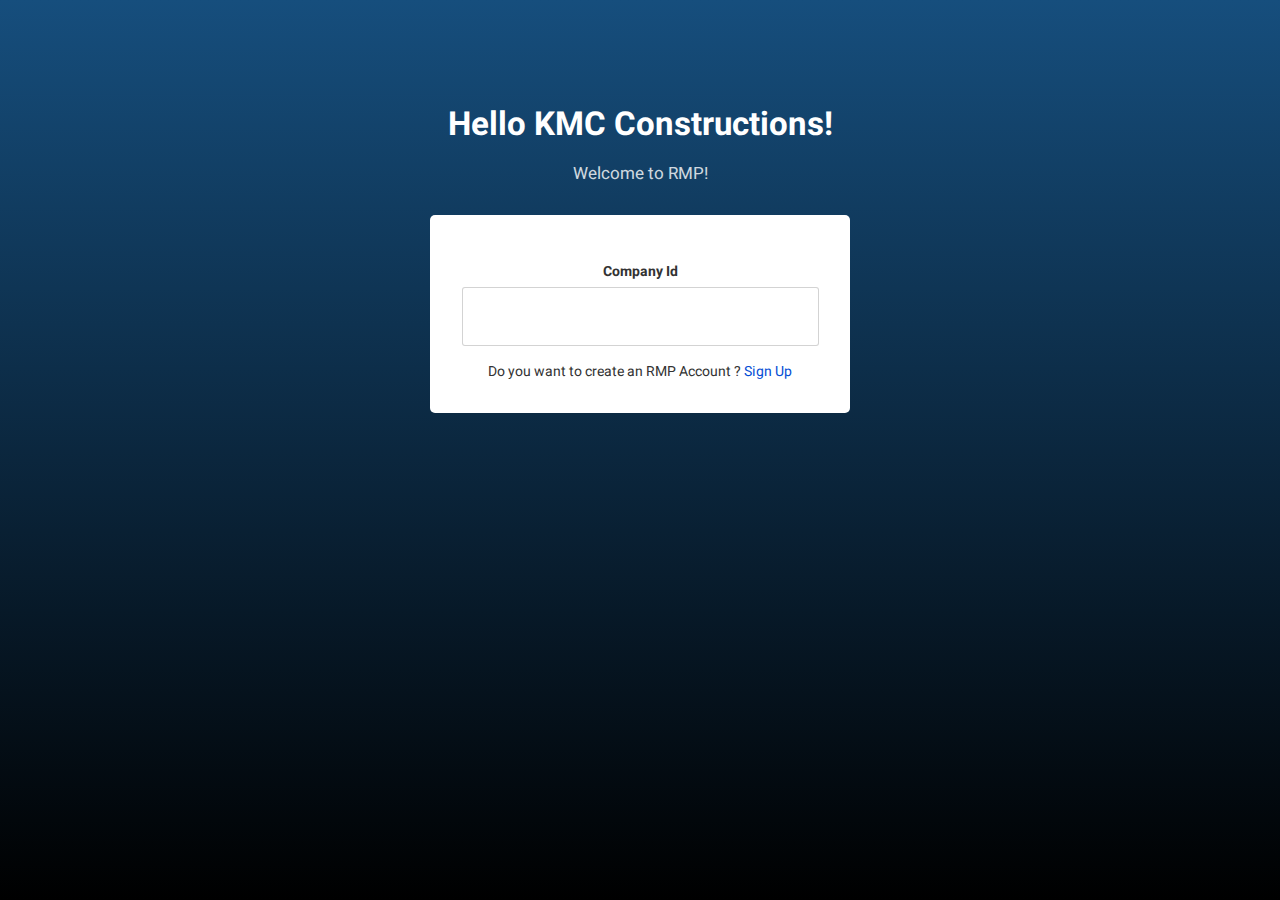
<file: sign-up.html>
<!DOCTYPE html>
<html>
<head>
	<title></title>
		<meta charset="utf-8">
	    <meta http-equiv="X-UA-Compatible" content="IE=edge">
	    <meta name="viewport" content="width=device-width, initial-scale=1">
	    <title>Equiphunt - Leads Management System</title>
		<link href="https://fonts.googleapis.com/css?family=Ubuntu:300,400,500" rel="stylesheet">
		<link rel="stylesheet" href="css/bootstrap.min.css">
		<link rel="stylesheet" href="css/jquery-confirm.min.css">
		<link rel="stylesheet" type="text/css" href="css/newlogin.css">
		<link href="https://fonts.googleapis.com/css?family=Heebo" rel="stylesheet">
</head>
<body>
	<div class="container-fluid border wrapper" role="main">
	    <div class="inner-block">
	  		<h1 class="border">Hello KMC Constructions!</h1>
	  		<h4 class="border">Welcome to RMP!</h4>
	  		<div class="row before-signup-block">
	  			<form class="row custom-form">
	  				<div class="col-xs-12 form-group border">
		  				<label class="border">Company Id</label>
		  				<input type="text" name="company-id" class="form-control border">
		  			</div>
		  			<div class="links">
		  			    <span class="signup-link border">Do you want to create an RMP Account ? <a href=""> Sign Up </a></span>
		  			</div>
	  			</form>
	  		</div>
		  	<div class="row signup-block border">
		  		<h3 class="border">Enter your Sign-Up Details</h3>
		  		<form class="row custom-form" class="border">
		  			<div class="col-xs-12 form-group border">
		  				<label class="border">Company Name</label>
		  				<input type="text" name="company-name" class="form-control border">
		  			</div>
		  			<div class="col-xs-12 form-group border">
		  				<label class="border">Name</label>
		  				<input type="password" name="user-name" class="form-control border">
		  			</div>
		  			<div class="col-xs-12 form-group border">
		  				<label class="border">Email Id</label>
		  				<input type="text" name="user-email" class="form-control border">
		  			</div>
		  			<div class="col-xs-12 form-group border">
		  				<label class="border">Phone</label>
		  				<input type="text" name="phone" class="form-control border">
		  			</div>
		  			<button class="btn btn-md signup-btn border">Sign Up</button>
		  			<div class="links">
		  			    <span class="signin-link border">Do you already have an account ? <a href="newlogin-page.html"> Login </a></span>
		  			</div>
		  		</form>
		    </div>
		</div>
	</div>
	<script src="js/jquery.min.js"></script>
	<script src="js/bootstrap.min.js"></script>
	<script type="text/javascript" src="js/sign-in.js"></script>
	
</body>
</html>
</file>
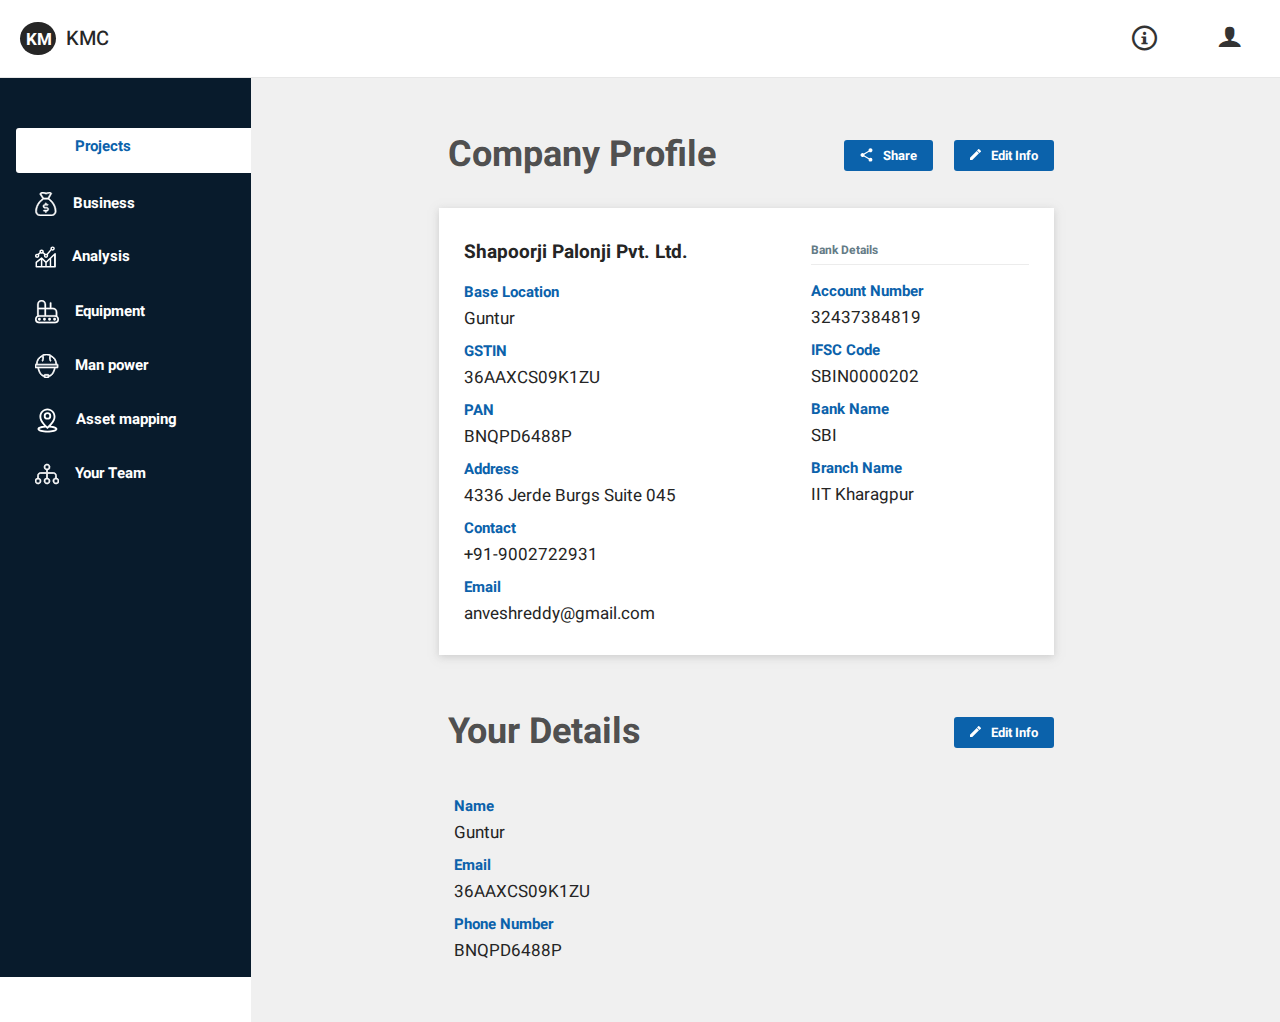
<file: yourteam.html>
<!DOCTYPE html>
<html>
<head>
	<title>Rental Management Platform</title>
 	<meta charset="utf-8">
    <meta http-equiv="X-UA-Compatible" content="IE=edge">
    <meta name="viewport" content="width=device-width, initial-scale=1">
	<link rel="stylesheet" type="text/css" href="icomoon/style.css">
	<link rel="stylesheet" type="text/css" href="css/bootstrap.min.css">
	<link href="https://fonts.googleapis.com/css?family=Heebo" rel="stylesheet">
	<link rel="stylesheet" type="text/css" href="css/common-styles.css">
	<link rel="stylesheet" type="text/css" href="css/yourteam.css">
	<link rel="stylesheet" href="https://cdnjs.cloudflare.com/ajax/libs/font-awesome/4.7.0/css/font-awesome.min.css">
</head>
<body>
	<nav class="navbar navbar-default navbar-fixed-top">
	  	<div class="container-fluid">
		    <div class="navbar-header">
		      <a class="" href="index.html"><span>KM</span></a>
		    </div>
		    <ul class="nav navbar-nav">
		      <li class=""><a href="index.html">KMC</a></li>
		    </ul>
		    <span class="icon-info"></span>
		    <span class="icon-user"></span>
		</div>
	</nav>
    <div class="container-fluid main-block">
		<div class="row">
	    	<div class="sidebar">
				<ul class="left-menu">	
					<li class="active"><a class="" href="projects.html"><img src="images/briefcase.svg" class="briefcase"><span>Projects</span></a></li>
					<li><a class="" href="business.html"><img src="images/money-bag.svg" class="money-bag"><span>Business</span></a></li>
					<li><a class="" href="#"><img src="images/analysis-icon.svg" class="analysis-icon"><span>Analysis</span></a></li>
					<li><a class="" href="equipments.html"><img src="images/dozer.svg" class="dozer"><span>Equipment</span></a></li>
					<li><a class="" href="manpower.html"><img src="images/manpower-icon.svg" class="manpower-icon"><span>Man power</span></a></li>
					<li><a class="" href="#"><img src="images/placeholder.svg" class="placeholder"><span>Asset mapping</span></a></li>
					<li><a class="" href="yourteam.html"><img src="images/hierarchical-structure.svg" class="hierarchical-structure"><span>Your Team</span></a></li>
				</ul>
			</div>
			<div class="wrapper company-profile-block">
				<div class="inner-wrapper">
					<div class="heading-block row">
						<div class="col-sm-5 col-md-7 header">
							<h2>Company Profile</h2>
						</div>
						<div class="col-sm-7 col-md-5 btns-group">
							<button class="btn edit-info-btn"><img src="images/pencil-white.svg" class="pencil-white"><span>Edit Info</span></button>
				      		<button class="btn share-btn"><img src="images/settings-white.svg"  class="settings-white" alt="">Share</button>
						</div>
					</div>
					<div class="container-fluid company-info">
						<div class="row ">
							<div class="col-sm-12 list-container">
								<div class="inner-container ">
									<div class="row">
										<div class="col-sm-12 col-md-7 top-margin">
											<h3 class="company-name">Shapoorji Palonji Pvt. Ltd.</h3>
											<div>
												<div class="user-profile-block">
													<label>Base Location</label>
													<p>Guntur</p>
												</div>
												<div class="user-profile-block">
													<label>GSTIN</label>
													<p>36AAXCS09K1ZU</p>
												</div>
												<div class="user-profile-block">
													<label >PAN</label>
													<p>BNQPD6488P</p>
												</div>
												<div class="user-profile-block">
													<label>Address</label>
													<p>4336 Jerde Burgs Suite 045</p>
												</div>
												<div class="user-profile-block">
													<label>Contact</label>
													<p>+91-9002722931</p>
												</div>
												<div class="user-profile-block">
													<label>Email</label>
													<p>anveshreddy@gmail.com</p>
												</div>
											</div>
										</div>
										<div class="col-sm-12 col-md-5  top-margin">
											<h5 class="bank-heading">Bank Details</h5>
											<div>
												<div class="user-profile-block">
													<label>Account Number</label>
													<p>32437384819</p>
												</div>
												<div class="user-profile-block">
													<label>IFSC Code</label>
													<p>SBIN0000202</p>
												</div>
												<div class="user-profile-block">
													<label>Bank Name</label>
													<p>SBI</p>
												</div>
												<div class="user-profile-block">
													<label>Branch Name</label>
													<p>IIT Kharagpur</p>
												</div>
											</div>
										</div>
									</div>
								</div>
							</div>
					    </div>
				    </div>

				    <div class="user-personal-details">
				    	<div class="heading-block row">
							<div class="col-sm-5 col-md-7 header">
								<h2>Your Details</h2>
							</div>
							<div class="col-sm-7 col-md-5 btns-group">
								<button class="btn edit-info-btn"><img src="images/pencil-white.svg" class="pencil-white"><span>Edit Info</span></button>
					      	</div>
						</div>
						<div class="container-fluid  bg">
							<div class="row">
								<div class="col-sm-12 list-container">
									<div class="inner-container ">
										<div class="row">
											<div class="col-sm-12 col-md-7  top-margin">
												<div>
													<div class="user-profile-block">
														<label>Name</label>
														<p>Guntur</p>
													</div>
													<div class="user-profile-block">
														<label>Email</label>
														<p>36AAXCS09K1ZU</p>
													</div>
													<div class="user-profile-block">
														<label >Phone Number</label>
														<p>BNQPD6488P</p>
													</div>
												</div>
											</div>
										</div>
									</div>
								</div>
						    </div>
					    </div>
					</div>
				</div>
			</div>
		</div>
	</div>
<script type="text/javascript" src="js/jquery.min.js"></script>
<script type="text/javascript" src="js/bootstrap.min.js"></script>
</body>
</html>
</file>
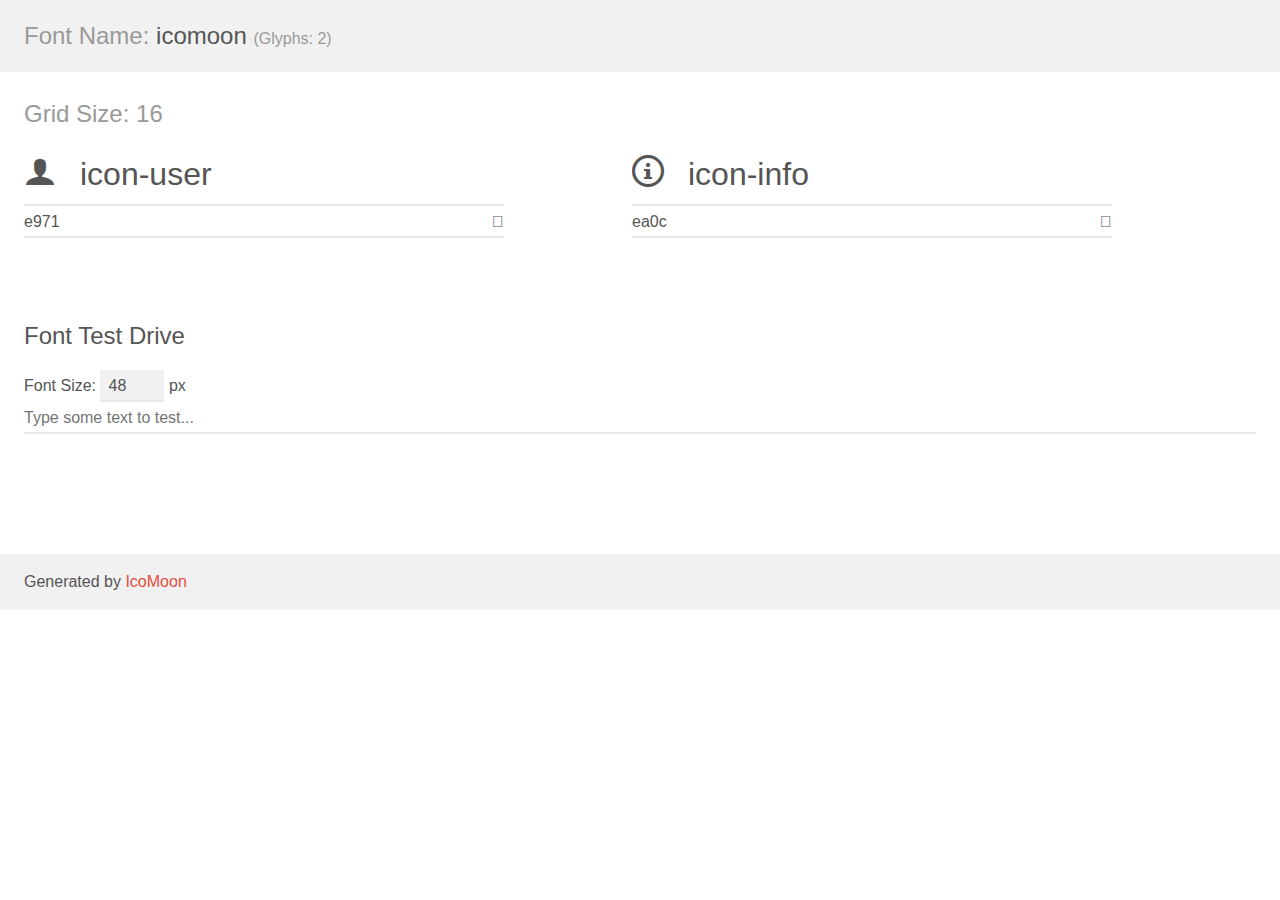
<file: icomoon/demo.html>
<!doctype html>
<html>
<head>
    <meta charset="utf-8">
    <title>IcoMoon Demo</title>
    <meta name="description" content="An Icon Font Generated By IcoMoon.io">
    <meta name="viewport" content="width=device-width, initial-scale=1">
    <link rel="stylesheet" href="demo-files/demo.css">
    <link rel="stylesheet" href="style.css"></head>
<body>
    <div class="bgc1 clearfix">
        <h1 class="mhmm mvm"><span class="fgc1">Font Name:</span> icomoon <small class="fgc1">(Glyphs:&nbsp;2)</small></h1>
    </div>
    <div class="clearfix mhl ptl">
        <h1 class="mvm mtn fgc1">Grid Size: 16</h1>
        <div class="glyph fs1">
            <div class="clearfix bshadow0 pbs">
                <span class="icon-user">
                
                </span>
                <span class="mls"> icon-user</span>
            </div>
            <fieldset class="fs0 size1of1 clearfix hidden-false">
                <input type="text" readonly value="e971" class="unit size1of2" />
                <input type="text" maxlength="1" readonly value="&#xe971;" class="unitRight size1of2 talign-right" />
            </fieldset>
            <div class="fs0 bshadow0 clearfix hidden-true">
                <span class="unit pvs fgc1">liga: </span>
                <input type="text" readonly value="user, profile2" class="liga unitRight" />
            </div>
        </div>
        <div class="glyph fs1">
            <div class="clearfix bshadow0 pbs">
                <span class="icon-info">
                
                </span>
                <span class="mls"> icon-info</span>
            </div>
            <fieldset class="fs0 size1of1 clearfix hidden-false">
                <input type="text" readonly value="ea0c" class="unit size1of2" />
                <input type="text" maxlength="1" readonly value="&#xea0c;" class="unitRight size1of2 talign-right" />
            </fieldset>
            <div class="fs0 bshadow0 clearfix hidden-true">
                <span class="unit pvs fgc1">liga: </span>
                <input type="text" readonly value="info, information" class="liga unitRight" />
            </div>
        </div>
    </div>

    <!--[if gt IE 8]><!-->
    <div class="mhl clearfix mbl">
        <h1>Font Test Drive</h1>
        <label>
            Font Size: <input id="fontSize" type="number" class="textbox0 mbm"
            min="8" value="48" />
            px
        </label>
        <input id="testText" type="text" class="phl size1of1 mvl"
        placeholder="Type some text to test..." value=""/>
        <div id="testDrive" class="icon-">&nbsp;
        </div>
    </div>
    <!--<![endif]-->
    <div class="bgc1 clearfix">
        <p class="mhl">Generated by <a href="https://icomoon.io/app">IcoMoon</a></p>
    </div>

    <script src="demo-files/demo.js"></script>
</body>
</html>
</file>
<file: icomoon/style.css>
@font-face {
  font-family: 'icomoon';
  src:  url('fonts/icomoon.eot?mrlghf');
  src:  url('fonts/icomoon.eot?mrlghf#iefix') format('embedded-opentype'),
    url('fonts/icomoon.ttf?mrlghf') format('truetype'),
    url('fonts/icomoon.woff?mrlghf') format('woff'),
    url('fonts/icomoon.svg?mrlghf#icomoon') format('svg');
  font-weight: normal;
  font-style: normal;
}

[class^="icon-"], [class*=" icon-"] {
  /* use !important to prevent issues with browser extensions that change fonts */
  font-family: 'icomoon' !important;
  speak: none;
  font-style: normal;
  font-weight: normal;
  font-variant: normal;
  text-transform: none;
  line-height: 1;

  /* Better Font Rendering =========== */
  -webkit-font-smoothing: antialiased;
  -moz-osx-font-smoothing: grayscale;
}

.icon-user:before {
  content: "\e971";
}
.icon-info:before {
  content: "\ea0c";
}
</file>
<file: css/dashboard.css>
.wrapper .heading {
  margin:71px 0 0 77px;
  font-size: 36px;
  font-weight: bold;
}

.graphs-left{
  padding: 0 0 0 60px;
}

.quick-access h3{
  margin-left: 20px;
  font-weight: bold;
  font-style: normal;
  font-stretch: normal;
  line-height: normal;
  letter-spacing: normal;
  font-size: 23px;
  margin-top: 30px;
}

.proj-category{
  height:229px;
  width: 487px;
  background-color: #2A5376;
  margin: 15px 0 40px;

  text-align: center;
  position: relative;
  border-radius: 5px;
}

.proj-category select{
  -webkit-appearance: none;
  -moz-appearance: none;
  -o-appearance: none;
  appearance: none; 
  background-color: rgba(255,255,255,0.8);
}

.proj-category select::-ms-expand {
  display: none;
}

.proj-category .tick-1{
  position: absolute;
  left: 97px;
  top: 46px;
}

.eq-dd{
  border:none;
  padding: 8px 20px;
  position: absolute;
  right: 115px;
  width: 240px;
  height: 61px;
  top: 25px;
  border-radius: 3px;
  font-family: 'Heebo', sans-serif;
  font-size: 16px;
  font-weight: bold;
  font-style: normal;
  font-stretch: normal;
  line-height: normal;
  letter-spacing: normal;
  color:rgba(38,38,38,0.6);

}


select + .down-arrow-1 {
  position: absolute;
  top: 45px;
  right: 135px;
  pointer-events: none;
  color:rgba(38, 38, 38,0.6);
  width: 12px;
  height: 7.4px;
}

.links-block{
  margin-bottom: 10px;
  position: relative;
  top: 98px;
}

.links-block .go-to{
  float: left;
  color:#252525;
  padding: 5px 10px;
  background-color: rgba(255,255,255,0.8);
  border-bottom-right-radius: 17px;
  border-top-right-radius: 17px;
  width: 63px;
  height: 34px;
  font-size: 17px;
  font-weight: bold;
  font-style: normal;
  font-stretch: normal;
  line-height: normal;
  letter-spacing: normal;
}
.in-label{
  position: relative;
  left: 100px;
  top: 0;
  font-size: 20px;
  font-family: 'Heebo', sans-serif;
  font-weight: bold;
  font-style: normal;
  font-stretch: normal;
  line-height: normal;
  letter-spacing: normal;
  color: rgba(255,255,255,0.1);
}


.links-block .right-arrow {
  float: right;
  padding: 3.5px 10.5px 3.5px 3.5px;
  background: rgba(255,255,255,0.8);
  border-top-left-radius: 21px;
  border-bottom-left-radius: 21px;
  margin-top: -8px;
  width: 51px;
  height: 44px;
}


.proj-category .tick-2{
  position: absolute;
  left: 97px;
  bottom: 46px;
}


.pj-dd{
  border: none;
  padding: 8px 20px;
  position: absolute;
  right: 115px;
  width: 240px;
  height: 61px;
  bottom: 25px;
  border-radius: 3px;
  font-family: 'Heebo', sans-serif;
  font-size: 16px;
  font-weight: bold;
  font-style: normal;
  font-stretch: normal;
  line-height: normal;
  letter-spacing: normal;
  color: rgba(38,38,38,0.6);
}


select + .down-arrow-2 {
  position: absolute;
  top: 163px;
  right: 135px;
  pointer-events: none;
  color:rgba(38, 38, 38,0.6);
  width: 12px;
  height: 7.4px;
}

.graphs-right{
  padding: 0 0 0 60px;
}
.task-header{
  height: auto;
  width: 432px;
}

.task-header h3{
  display: inline-block;
  margin-left: 17px;
  margin-top: 30px;
  font-size: 23px;
}
.nav-tabs{
  border-bottom: 0;
}
.custom-tabs{
  display: inline-block;
  position: relative;
  top: 13px;
  left: 26px;
}

.custom-tabs li a {
  color:white;
  font-size: 15px;
  font-weight: bold;
  font-style: normal;
  font-stretch: normal;
  line-height: normal;
  letter-spacing: normal;
  margin: 10px 20px 6px 0;
  padding: 0;
}


.custom-tabs .active a{
  border-radius: 1px;
  border-bottom: 3px solid white !important;
}

.custom-tabs>li>a:focus,
.custom-tabs>li>a:hover,
.custom-tabs>li>a{
  background-color: transparent ;
  border: none;
}

.custom-tabs>li>a:active,
.custom-tabs>li>a:focus,
.custom-tabs>li>a:visited{
  border-radius: 1px;
  border-bottom: 3px solid white !important;
}

.custom-tabs>li.active>a,
.custom-tabs>li.active>a:focus,
.custom-tabs>li.active>a:hover,
.custom-tabs>li.active>a:visited,
.custom-tabs>li.active>a:active{
  background-color: inherit;
  border:none;
  color:white;
}

.tick-block{
  display: inline-block;
  height: auto;
  padding: 2px;
  background-color: white;
  border-radius: 11.8px;
  width: 108.2px;
  margin-left: 57px;
  position: absolute;
  top: 32px;
}

.tick-block span{
    margin: 0 2px; 
}

.tick-block span:nth-child(4){
  margin-right: 0;
}


.tasks-content{
  margin-top: 15px;
}

.pending-block{
  position: relative;
  background-color: rgba(255,255,255,0.1);
  border-radius: 3px;
  padding-bottom: 10px;
  margin-bottom: 10px;
  width: 432px;
  height: 165px;
}
.type-ri .outer-circle{
   background-color: rgba(255, 155, 67,0.05);
    
}

.type-ri .inner-circle{
  background-color: rgba(255, 155, 67,0.1);
    
}

.type-ps .outer-circle{
background-color: rgba(67, 157, 255,0.05);
}

.type-ps .inner-circle{
background-color: rgba(67, 157, 255,0.1);
}

.type-nb .outer-circle,
.type-ab .outer-circle{
background-color: rgba(52, 202, 6,0.05);
}

.type-nb .inner-circle,
.type-ab .inner-circle{
background-color: rgba(52, 202, 6,0.1);
}

.type-bc .outer-circle{
background-color: rgba(131, 39, 180,0.05);
}

.type-bc .inner-circle{
background-color: rgba(131, 39, 180,0.1);
}

.raise-invoice,
.payment-status,
.new-bid,
.approved-bid,
.bill-check{
    padding: 2px 20px 3px 17px;
    border-top-left-radius: 3px;
    border-bottom-right-radius: 12px;
    font-size: 13px;
    font-style: normal;
    font-stretch: normal;
    line-height: normal;
    letter-spacing: normal;
    position: relative;
    top: 1px;
}

.raise-invoice,
.invoice span{
  background-color: rgba(248, 143, 51,0.7);
}


.payment-status,
.update-status span{
  background-color:rgba(67, 157, 255,0.7);
}

.new-bid,
.bid span,
.approved-bid,
.send-bid-details span{
background-color: rgba(52, 202, 6,0.7)
}

.bill-check,
.check-details span{
background-color: rgba(131, 39, 180,0.7)
}

.pending-type .date{
  font-size: 12px;
  opacity: 0.5;
  font-family: 'Heebo', sans-serif;
  font-weight: bold !important;
  font-style: normal;
  font-stretch: normal;
  line-height: normal;
  margin-left: 50px;
  position: relative;
  top: 5px;
}

.proj-name{
  margin-top: 15px;
  margin-left: 20px;
}

.time-period p,.proj-name p{
  opacity: 0.5;
  font-family: 'Heebo', sans-serif;
  font-size: 13px;
  font-weight: bold !important;
  font-style: normal;
  font-stretch: normal;
  line-height: normal;
}

.proj-name h4{
  opacity: 0.9;
  font-size: 16px;
  margin-top: 3px;
  font-weight: bold;
  font-style: normal;
  font-stretch: normal;
  line-height: normal;
  letter-spacing: normal;
  text-align: left;
  color: #ffffff ;
}

.time-period{
  margin-left: 20px;
  margin-top: 15px;
}
.time-period label{
  background: #6E8598;
  padding: 4px 10px;
  position: relative;
  right: 5px;
  border-radius: 5px;
  opacity: 0.8;
  top: -2px;
  font-size: 13px;
  font-weight: bold;
  font-style: normal;
  font-stretch: normal;
  line-height: normal;
  letter-spacing: normal;
  margin-right: 16px;
}

.time-period{
  margin-top: 13px;
}

.time-period p{
  margin:0 0 6px 0;
}


.time-period .location{
  opacity: 0.7 !important;
  position: relative;
  top: -7px
}
.time-period .location img{
  width: 13px;
  height: 13px;
  margin-right: 10px;
  margin-left: 5px;
  margin-bottom: 3px;

}

.dash:after{
  opacity: 0.8;
  font-size: 13px;
  font-weight: bold;
  font-style: normal;
  font-stretch: normal;
  line-height: normal;
  letter-spacing: normal;
  text-align: left;
  color: #ffffff;
  position: absolute;
  content: "";
  top: 12px;
  border: 1px solid white;
  width: 5px;
  right: -11px;
}

.outer-circle{
  width: 163px;
  height: 165px;
  border-top-left-radius: 82.4px;
  border-bottom-left-radius: 82.4px;
  position: absolute;
  top: 0;
  right: 0;
}

.inner-circle{
  width: 136px;
  height: 165px;
  float: right;
  position: relative;
  border-top-left-radius: 105.4px;
  border-bottom-left-radius: 105.4px;
}

.task-type{
  position: absolute;
  right: 15px;
  top: 61px;
  text-align: center;
  padding-top: 10px;
}

.task-type span{
  padding: 11px;
  border-radius: 20px;
  width: 163px;
  height: 165px;
}

.task-type span img{
  margin-bottom: 3px;
  margin-right: 1px;
}
.task-type p{
  width: 75px;
  margin-top: 14px;
}
</file>
<file: css/common-styles.css>
* {
  margin: 0;
  padding: 0;
  outline: 0;
}

body {
  margin: 0;
  height: 100%;
  font-family: 'Heebo', sans-serif;
  font-weight: bold;
  font-style: normal;
  font-stretch: normal;
  line-height: normal;
  letter-spacing: normal;
  overflow-x: hidden;
}


h1, h2, h3, h4, h5, h6 {
  font-weight: bold;
}

a:focus{
  outline: none;
  outline-offset: 0;
}

.navbar-default {
  margin-bottom: 0;
}

.navbar-default .container-fluid {
  height: 77px;
}
.navbar-brand {
  height: auto;
  padding:0;
}

.navbar>.container .navbar-brand, 
.navbar>.container-fluid .navbar-brand {
  margin-left: 0;
}


.navbar-nav {
  padding:9px 0;
  
}
.navbar-default {
  background-color: white;
}


.navbar-header a span {
  font-family: 'Heebo', sans-serif;
  font-size: 17px;
  font-weight: bold;
  font-style: normal;
  font-stretch: normal;
  line-height: normal;
  letter-spacing: normal;
  text-align: left;
  color: #ffffff;
}

.navbar-header {
  margin-top: 26px;
}

.navbar-header a span {
  width: 36px;
  height: 36px;
  background-color: #262626;
  border-radius: 50%;
  margin-left: 5px;
  padding: 4.5px 4px 4px 5.5px
}

.navbar-header a {
  text-decoration: none;
}

.navbar-nav li a {
  font-family: 'Heebo', sans-serif;
  font-size: 20px;
  font-weight: 500;
  font-style: normal;
  font-stretch: normal;
  line-height: normal;
  letter-spacing: normal;
  text-align: left;
  color: #262626 !important;
  padding: 15px 10px;
}

.icon-info {
  position: absolute;
  right:123px;
  top: 26px;
  font-size: 25px;
}

.icon-user {
  float: right;
  right: 38px;
  font-size:25px; 
  top: 24px;
  position: absolute;
}

.main-block {
  margin-top: 77px;
}

.sidebar {
  height: 100%;
  background-color: #081b2c;
  position: fixed;
  width: 251px;
}

.wrapper {
  height: auto;
  max-height: 100%;
  object-fit: contain;
  background-image: linear-gradient(to top, #000000, #164e7d);
  border-top:1px solid #979797;
  color:white;
  margin-left: 251px;
  position: relative;
}

.left-menu {
  list-style-type: none;
  margin-top: 50.5px;
  margin-left: 16px;
  height: 100vh;

}


.left-menu li {
  padding: 0 0 0 19.3px;
  
  width: 235px;
  height: 45px;
  margin-bottom: 9px;
  border-top-left-radius: 3px;
  border-bottom-left-radius: 3px;
}


.left-menu li a:focus,
.left-menu li a:hover {
  text-decoration:none;
}


.left-menu li.active a span,
.left-menu li.active a img{
color: #0b62ab ;

}
.left-menu li.active {
background-color: white;
color: #0b62ab !important;
}
.left-menu li a{
  padding: 0 0 13px;
}
.left-menu li a span {
  margin-left: 15.7px;
  color:white;
  font-size:15px;
  position: relative;
  top: 5.5px;


}

.left-menu li img{
margin-top: 10px;
 
}

.briefcase {
  width: 24px;
  height: 18px;
  object-fit: contain;
}
.money-bag {
  width: 22px;
  height: 24px;
  object-fit: contain;
}
.dozer,.manpower-icon,
.hierarchical-structure{
  width: 24px;
  height: 24px;
  object-fit: contain;
}
.placeholder {
  width: 25px;
  height: 25px;
  object-fit: contain;
}

.analysis-icon{
  width: 21px;
  
  object-fit: contain;
}
.wrapper h2{
  font-size: 36px;
  font-weight: bold;
}

.inner-wrapper{
  height: auto;
}
</file>
<file: css/projects.css>
.wrapper .title-block h2{
  margin:0;
  padding-left: 30px;
}

.wrapper button{
  position: absolute;
  top: 2px;
  right: 4px;
  width: 121px;
  height: 35px;
  border-radius: 3px;
  background-color: #ffffff;
  border: none;
} 


.wrapper button span{
  font-size: 15px;
  font-weight: bold;
  font-style: normal;
  font-stretch: normal;
  line-height: normal;
  letter-spacing: normal;
  text-align: left;
  color: rgba(38, 38, 38,0.9);
  
}

.plus-circle {
  width: 24px;
  height: 23px;
  object-fit: contain;
  opacity: 0.9;
  position: absolute;
  left: 12px;
  top: 6px;
 
}

.list-container .tab-content{
  width: 90%;
  margin:0 auto;
}

button span{
  margin-left: 25px;
}

.list-container .tab-content ul{
  margin:0 auto;
  padding:0;
  width: 100%;
}

.list-container .tab-content .list-item{
  color: black;
  margin:0 auto 15px;
  width: 85.8%;
  min-height: 110px;
  background-color: white;
  border-radius: 5px;
  box-shadow: 0 2px 4px 0 rgba(0, 0, 0, 0.16);
  padding:26px 30.5px 26px 16px;
  overflow-x: auto;
}

.heading-tabs{
  margin:35px auto 25px;
  position: relative;
  width: 74.8%;
}


.title-block{
  margin: 51px auto 31px;
  position: relative;
  width: 74.8%;
}



.list-container{
  margin-top: 0;
}

.heading-tabs ul{
  width: auto;
  margin:0;
  padding: 0;
}

.heading-tabs ul li {
  margin-left: 30px;
}
.heading-tabs ul li a {
  color:white;
  font-size: 17px;
  font-weight: bold;
  font-style: normal;
  font-stretch: normal;
  line-height: normal;
  letter-spacing: normal;
  margin:0;
  padding: 0 0 4px;
}

.heading-tabs ul .active a{
  border-radius: 1px;
  border-bottom: 2px solid white !important;
}

.heading-tabs ul>li>a:focus, 
.heading-tabs ul>li>a:hover,
.heading-tabs ul>li>a{
  background-color: transparent ;
  border: none;
}

.heading-tabs ul>li>a:active,
.heading-tabs ul>li>a:focus,
.heading-tabs ul>li>a:visited{
  border-radius: 1px;
  border-bottom: 2px solid white !important;
}

.heading-tabs ul>li.active>a, 
.heading-tabs ul>li.active>a:focus,
.heading-tabs ul>li.active>a:hover,
.heading-tabs ul>li.active>a:visited,
.heading-tabs ul>li.active>a:active{
  background-color: inherit;
  border:none;
  color:white;
}
.nav-tabs{
  border-bottom: 0;
}

.project-card .project-name{
  font-family: 'Heebo', sans-serif;
  font-size: 20px;
  font-weight: 500;
  font-style: normal;
  font-stretch: normal;
  line-height: normal;
  letter-spacing: normal;
  text-align: left;
  color: rgba(38,38,38,0.9)
}

.project-card .no-of-equipments{
  text-align: center;
}

.project-card .no-of-equipments .quantity{
  margin-bottom: 0;
  position: relative;
  top: -9px;
}
.project-card .rental-info p{
  font-family: 'Heebo', sans-serif;
  font-size: 15px;
  font-weight: bold;
  font-style: normal;
  font-stretch: normal;
  line-height: normal;
  letter-spacing: normal;
  text-align: left;
  color:rgba(38,38,38,0.7);
}


.project-card .rental-info {
  padding-left: 25px;
  
}
.placeholder-1{

  width: 17px;
  height: 17px;
  object-fit: contain;

}

.project-card .rental-info p img{
  margin-right: 10px; 
}

.search-icon {
  width: 18px;
  height: 18px;
  object-fit: contain;
  position: absolute;
  right: 30px;
  top: 6px;
  cursor: pointer;
}
.search-bar {
  position: absolute;
  top: 0;
  right: 65px;
  border-radius: 5px;
}

input.search::placeholder{
  font-family: 'Heebo', sans-serif;
  font-weight: bold;
  font-size: 17px;
  font-style: normal;
  font-stretch: normal;
  line-height: normal;
  letter-spacing: normal;
  color: rgba(38,38,38,0.5);
  padding-left: 0;
  margin-top:10px;
}

.search {
  outline: none;
  border:none;
  width: 100%;
  max-width: 0;
  padding: 5px;
  transition: all .5s ease;
  position: absolute;
  right: 0;
  opacity: 0;
  top: 0px;
  border-radius: 5PX;
  color:rgba(38,38,38,0.7);


}

.search.expanded {
  max-width:100%;
  opacity:1;
}


.project-card .no-of-equipments p{
  font-size: 13px;
  font-weight: bold;
  font-style: normal;
  font-stretch: normal;
  line-height: normal;
  letter-spacing: normal;
  text-align: center;
  color:rgba(38,38,38,0.7);
  position: relative;
  top: -10px;
}


.project-card .no-of-equipments .quantity{
  color:rgba(38,38,38,0.9);  
  font-size: 30px;
  font-weight: normal;
  font-style: normal;
  font-stretch: normal;
  line-height: normal;
  letter-spacing: normal
}

.list-container .tab-content ul{
  list-style-type: none;
}


.briefcase-1{
  width: 18px;
  height: 16px;
  object-fit: contain;
}


@media screen and (min-device-width: 992px) and (max-device-width: 1199px) { 
  .list-container .tab-content .list-item{
    width:90%;
  }

  .heading-tabs,.title-block{
    width:77%;
  }

  .project-card .rental-info{
    padding-left: 10px;
  }   
}

@media screen and (min-device-width: 768px) and (max-device-width: 991px) { 
 .list-container .tab-content .list-item{
   width:100%;
 }

 .heading-tabs,
 .title-block{
   width: 86%;
 }
}

@media screen and (max-device-width: 767px) { 
  .list-container .tab-content .list-item{
    width:100%;
  }
  .heading-tabs,.title-block{
    width: 92%;
  }
  .list-block{
    width: 96%;
  }
}

@media screen and (max-device-width: 1199px) { 
 .project-card .project-name{
    margin-bottom: 20px;
 }

 .project-card .rental-info{
    padding-left: 15px;
 }
}


.border{
  border:1px solid white;
}
</file>
<file: css/equipments.css>
.equipments{
   background-image: linear-gradient(to top, #000000, #276875);
}
.left-menu li.active a span{
  color: #0e95af;
}

.equipment-card .equip-info .equip-name{
  font-size: 20px;
  font-weight: 500;
  font-style: normal;
  font-stretch: normal;
  line-height: normal;
  letter-spacing: normal;
  text-align: left;
  font-family: 'Heebo', sans-serif;
  color: rgba(38,38,38,0.9);
}

.equipment-card .equip-info{
  font-family: 'Heebo', sans-serif;
}

.equipment-card .equip-info .reg-no{
	font-size: 15px;
	font-weight: 500;
	font-style: normal;
	font-stretch: normal;
	line-height: normal;
	letter-spacing: normal;
	text-align: left;
	color: rgba(37,37,37,0.7);
}

.equipment-card .list-item .capacity{
  font-size: 15px;
  font-weight: bold;
  font-style: normal;
  font-stretch: normal;
  line-height: normal;
  letter-spacing: normal;
  text-align: center;
  color: rgba(38,38,38,0.9);
  font-family: 'Heebo', sans-serif;
  padding:22px 0;
}

.equipment-card .list-item .capacity p{
  width: 52px;
  height: 31px;
  border-radius: 2px;
  border: solid 1.5px #0e95af;
  padding: 3px 0;
  margin:0 auto;
}

.equipment-card .list-item .location{
  font-size: 15px;
  font-weight: bold;
  font-style: normal;
  font-stretch: normal;
  line-height: normal;
  letter-spacing: normal;
  text-align: right;
  color: rgba(38,38,38,0.7);
  font-family: 'Heebo', sans-serif;
  padding:25px 0 18px;
}

.equipment-card .list-item .location p img{
  margin-right: 10px; 
}

@media screen and (max-device-width: 1199px) { 
  .equipment-card	.list-item .location{
		padding: 0 15px;
		text-align: left;
  }
}
</file>
<file: css/business.css>
.business{
  background-image: linear-gradient(to top, #000000, #276875);

}
.left-menu li.active a span{
  color: #00796b;
}

.business-card .list-item .location,
.business-card .list-item .duration,
.business-card .list-item .date{
  opacity: 0.7;
  font-family: 'Heebo', sans-serif;
  font-size: 15px;
  font-weight: bold;
  font-style: normal;
  font-stretch: normal;
  line-height: normal;
  letter-spacing: normal;
  text-align: center;
  color: #262626;
  padding: 4px 0 3px;

}

.business-card .list-item{
  min-height: 69px !important;
  padding:  24px 32px 23px 31px !important;
}

.business-card  .list-item .equip-name{
  font-family: Heebo;
  font-size: 20px;
  font-weight: 500;
  font-style: normal;
  font-stretch: normal;
  line-height: normal;
  letter-spacing: normal;
  text-align: left;
  color: rgba(38,38,38,0.9);
}

.clock {
  width: 15px;
  height: 17.5px;
  object-fit: contain;
  
}

.date-icon {
  width: 15px;
  height: 17px;
  object-fit: contain;
}

.business-card .list-item img{
  margin-right: 10px;
}

.heading-tabs ul li .green-tick{
  width: 20px;
  height: 20px;
  object-fit: contain;
  margin-left: 10px;

}

.heading-tabs .approve-bids{
  display: inline-block;
}


@media screen and (max-device-width: 991px) { 
  .business-card .list-item .location,
  .business-card .list-item .duration,
  .business-card .list-item .date{
    text-align:   left;
    padding-left:   15px;

  } 
    .business-card .list-item .location{
        margin-top: 10px;
    }
}


@media screen and (min-device-width: 992px) and (max-device-width: 1199px) { 
  .business-card .list-item .location,
  .business-card .list-item .duration,
  .business-card .list-item .date{
    padding-left:   15px;
    margin-top:   10px;
  }
  .business-card .list-item .location{
    text-align:left;
  }
  .business-card .list-item .duration{
    text-align:center;
  }
  .business-card .list-item .date{
    text-align:   right;
  } 
}
</file>
<file: css/modals.css>
.download-icon{
	width: 24px;
  height: 24px;
  object-fit: contain;
  position: absolute;
  top: 31px;
  right: 20px;
}

.equip-images{
	position: relative;
}

.equip-documents{
	position: relative;
}
</file>
<file: css/manpower.css>
.manpower{
	 background-image: linear-gradient(to top, #000000, #123678);
}

.manpower-card .list-item .person-name{
  font-family: 'Heebo', sans-serif;
  font-size: 20px;
  font-weight: 500;
  font-style: normal;
  font-stretch: normal;
  line-height: normal;
  letter-spacing: normal;
  text-align: left;
  color: rgba(38,38,38,0.9);
 
}

.left-menu li.active a span{
  color: #054ed5;
}


.mobile-icon {
  width: 16px;
  height: 16px;
  object-fit: contain;
}

.manpower-card  .list-item .location,
.manpower-card  .list-item .mobile,
.manpower-card  .list-item .person-status{
 
  font-family: 'Heebo', sans-serif;
  font-size: 15px;
  font-weight: bold;
  font-style: normal;
  font-stretch: normal;
  line-height: normal;
  letter-spacing: normal;
  text-align: left;
  color:rgb(38,38,38,0.7);
  padding: 4px 0 3px;
}


.manpower-card .list-item{
  min-height: 69px !important;
  padding:24px 10px 23px 16px !important;
}

.manpower-card .list-item img{
  margin-right: 10px;
}


.manpower-card  .list-item .person-status p{
	display: inline-block;
}

.person-status .green-tick{
	margin-left: 12px;
}


@media screen and (max-device-width: 1199px) { 

	.manpower-card  .list-item .location,
	.manpower-card  .list-item .mobile,
	.manpower-card  .list-item .person-status{
		padding: 10px 15px 3px;
	}
}

@media screen and (max-device-width: 991px) { 
	.person-status{
		margin-left: 25px;
	}
}
</file>
<file: css/newlogin.css>
html,
body{
	height:100%; 
	margin:0;
	padding:0;
	font-family: 'Heebo', sans-serif;
	
}
body{
	width: 100%;
	overflow-x: hidden;
}

.wrapper{
	background-image: linear-gradient(to top, #000000, #164e7d);
  object-fit: contain;
  padding: 100px 0 70px;
  position: relative;
  height: 100%;
  overflow: scroll;
}

.inner-block{
  background-color: inherit;
  padding: 0;
	text-align: center;
}
.inner-block h1{
  font-size: 33px;
  font-weight: bold;
  font-style: normal;
  font-stretch: normal;
  line-height: normal;
  letter-spacing: normal;
  text-align: center;
  color: #ffffff;
  margin:0 0 12px;
  
}

.inner-block h4{
  font-size: 17px;
  font-weight: normal;
  font-style: normal;
  font-stretch: normal;
  line-height: normal;
  letter-spacing: normal;
  text-align: center;
  color: white;
  margin-top: 0;
  margin-bottom: 29px;
  opacity: 0.8;
  
}

.login-block,
.forgot-password-block,
.signup-block,
.before-signup-block{
  width: 420px;
  background-color: white;
  margin: 0 auto;
  padding: 14px 0 31px;
  border-radius: 5px;
}

.forgot-password-block{
	display: none;
}

.login-block h3,
.signup-block h3{
  font-size: 24px;
  font-weight: bold;
  font-style: normal;
  font-stretch: normal;
  line-height: normal;
  letter-spacing: normal;
  text-align: center;
  color: #252525;
}

.custom-form{
	margin: 0;
	padding-top: 33px;
}

.custom-form.form-group label{
  opacity: 0.7;
  font-size: 16px;
  font-weight: bold;
  font-style: normal;
  font-stretch: normal;
  line-height: normal;
  letter-spacing: normal;
  text-align: center;
  color: #252525;
  margin-bottom: 9px;
}
.custom-form .form-group input{
	width: 357px;
	margin: 0 auto;
	height: 59px;
    border-radius: 3px;
    border: solid 1px rgba(37, 37, 37, 0.2);
    padding: 15px;
    font-size: 20px;
    font-weight: bold;
    font-style: normal;
    font-stretch: normal;
    line-height: normal;
    letter-spacing: normal;
    color:rgba(37,37,37,0.9);
    text-align: center;
    box-shadow: none;

}


.custom-form .signin-btn,
.custom-form .signup-btn{
	 width: 357px;
  height: 59px;
  border-radius: 3px;
  background-color: #054ed5;
  border: solid 1px rgba(37, 37, 37, 0.4);
  font-size: 23px;
  font-weight:bold;
  font-style: normal;
  font-stretch: normal;
  line-height: normal;
  letter-spacing: normal;
  color: #ffffff;
  margin-top: 47px;
}

.custom-form .links{
	margin-top: 12px;
	padding: 0 30px;
}

.custom-form .linkto-forget-password a,
.custom-form .linkto-signup a,
.custom-form .linkto-login a,
.custom-form .signin-link a,
.custom-form .signup-link a{
  font-size: 14px;
  font-weight: normal;
  font-style: normal;
  font-stretch: normal;
  line-height: normal;
  letter-spacing: normal;
  color: #054ed5;
}
.custom-form .linkto-signup{
	float: left;
}
.custom-form .linkto-forget-password,
.custom-form .linkto-login{
	float: right;
}

.custom-form .signin-link,
.custom-form .signup-link{
	text-align: center;
}

.signup-block{
  display: none;
}
</file>
<file: css/profile-page.css>
*{
	box-sizing: border-box;
}

body{
  background-color: #f0f0f0;
}

.sub-sidebar{
	background-image: linear-gradient(to top, #000000, #276875);
	width:251px;
	height:100vh;
	overflow-y: scroll;
	top: 77px;
    position: fixed;
    left: 96px;
}

.custom-sidebar{
	width:251px;
}

.left-menu{
width: 95px;
}

.left-menu span {
  display: none;
}

.outer-wrapper{
  margin-left: 251px;
}

.wrapper{
	margin-left:95px;
	background-color:#f0f0f0;
	background-image: none;
	color: black;
  height: 100%;
}



.repairs header .selected-date span{
  display: block;
}
.inner-wrapper{
	margin-top: 50px;
  margin-left: 58px;
  margin-right: 117px;
}



.home-link{
	padding:19px 0 0 21px;
	color:white;
}

.home-link span.fa-caret-left {
	margin-right:7px;
}

.home-link a{
	font-size: 15px;
}

.home-link a span{
	font-weight:normal;
}

.home-link a{
	font-family: 'Heebo', sans-serif;
	font-weight: bold;
	font-style: normal;
	font-stretch: normal;
	line-height: normal;
	letter-spacing: normal;
	text-align: left;
	color:rgba(255,255,255,0.9)
}


.home-link span,
.home-link a{
	color:white;
	font-size:12px;	
}

.home-link a:hover{
	text-decoration:none;
}

.sub-sidebar .equip-info{
	text-align:left;
	margin-top:27px;
	margin-left:35px;
}

.sub-sidebar .equip-info p:nth-child(1){
  font-family: 'Heebo', sans-serif;
  font-size: 16px;
  font-weight: 500;
  font-style: normal;
  font-stretch: normal;
  line-height: normal;
  letter-spacing: normal;
  color:rgba(255,255,255,0.8);
  margin:0 0 4px;
}


.sub-sidebar .equip-info p:nth-child(2){
  font-family: 'Heebo', sans-serif;
  font-size: 23px;
  font-weight: 500;
  font-style: normal;
  font-stretch: normal;
  line-height: 1.35;
  letter-spacing: normal;
  text-align: left;
  color: #ffffff;
  margin:0 0 1px;
}

.sub-sidebar .equip-info p:nth-child(3){
  font-family: 'Heebo', sans-serif;
  font-size: 15px;
  font-weight: 500;
  font-style: normal;
  font-stretch: normal;
  line-height: normal;
  letter-spacing: normal;
  text-align: left;
  color: rgba(255,255,255,0.9);
}

.inculcated-figures{
  width: 100%;
  height: 139px;
  padding:15px 0 0 36px;
  background-color: rgba(255,255,255,0.1);
  margin-top:70px;
}

.inculcated-figures p:nth-child(2),
.inculcated-figures p:nth-child(4){
  margin-bottom:15px;
}

.inculcated-figures p:nth-child(1),
.inculcated-figures p:nth-child(3){
  font-family: Heebo;
  font-size: 13px;
  font-weight: 500;
  font-style: normal;
  font-stretch: normal;
  line-height: normal;
  letter-spacing: normal;
  text-align: left;
  color: rgba(255,255,255,0.8);
  margin:0;
}

.inculcated-figures p:nth-child(2),
.inculcated-figures p:nth-child(4){
  font-family: Heebo;
  font-size: 18px;
  font-weight: 500;
  font-style: normal;
  font-stretch: normal;
  line-height: normal;
  letter-spacing: normal;
  text-align: left;
  color: rgba(255,255,255);
}

.nav-pills{
  height: 200px;
  overflow-y: scroll;
}

.tabs-left {
  border-bottom: none;
  border-right: 1px solid #ddd;
}
.nav-pills>li {
  float: none;
  margin:0px;
}

.tabs-left>li.active>a,
.tabs-left>li.active>a:hover,
.tabs-left>li.active>a:focus {
  border-bottom-color: #ddd;
  border-right-color: transparent;
  background:#f90;
  border:none;
  border-radius:0px;
  margin:0px;
}
.nav-tabs>li>a:hover {
    /* margin-right: 2px; */
    line-height: 1.42857143;
    border: 1px solid transparent;
    /* border-radius: 4px 4px 0 0; */
}
.tabs-left>li.active>a::after{content: "";
    position: absolute;
    top: 10px;
    right: -10px;
    border-top: 10px solid transparent;
    border-bottom: 10px solid transparent;
    border-left: 10px solid #f90;
    display: block;
    width: 0;
}
header{
	width: 100%;
	
}


header h3{
  display:inline-block;
  padding: 0 30px;
  font-family: 'Heebo', sans-serif;
  font-size: 36px;
  font-weight: bold;
  font-style: normal;
  font-stretch: normal;
  line-height: normal;
  letter-spacing: normal;
  text-align: left;
  color: rgba(38, 38, 38, 0.9);
  margin: 0;
}

.inner-block{
  background-color: white;
  width: 100%;
  border-radius: 3px;
  margin-top: 30px;
  margin-bottom: 59px;
  padding: 25px 28px 30px;
}

.pencil-icon{
  width: 14px;
  height: 14px;
  object-fit: contain;
}
.edit-button{
  width: 121px;
  height: 35px;
  border-radius: 3px;
  background-color: #0e95af;
  color: white;
  float: right;
  margin: 10px 0 8px;
  font-family: 'Heebo', sans-serif;
  font-size: 15px;
  font-weight: bold;
  font-style: normal;
  font-stretch: normal;
  line-height: normal;
  letter-spacing: normal;
  text-align: left;
}

.edit-button img{
	margin: 10px 10px 11px 17px;
}

.equip-pic{
	border-radius: 2px;
}

.picture-container{
	padding:0 2px; 
}

.picture-container img{
	margin-right: 5px;
	margin-bottom: 35px;
}
.settings-icon{
  width: 16px;
  height: 16px;
  object-fit: contain;
  margin-left: 15px;
}

.inner-block h4{
  padding-left: 2px;
  font-family: 'Heebo', sans-serif;
  font-size: 17px;
  font-style: normal;
  font-stretch: normal;
  line-height: normal;
  letter-spacing: normal;
  text-align: left;
  color: #252525;
  margin: 0;
}

.inner-block .equipment-info div{
	margin-top: 24px;
}

.inner-block .equipment-info span,
.inner-block .emi-info span{
  display: block;
}

.equipment-info div span:nth-child(1),
.emi-info div span:nth-child(1){
  font-family: 'Heebo', sans-serif;
  font-size: 14px;
  font-weight: 500;
  font-style: normal;
  font-stretch: normal;
  line-height: 1.57;
  letter-spacing: normal;
  text-align: left;
  color: #0e95af;
  
}

.emi-info div{
	margin-top: 21px;
}

.equipment-info div span:nth-child(2),
.emi-info div span:nth-child(2){
  font-family: 'Heebo', sans-serif;
  font-size: 17px;
  font-weight: normal;
  font-style: normal;
  font-stretch: normal;
  line-height: 1.29;
  letter-spacing: normal;
  text-align: left;
  color: #252525;
  margin-top: 4px;
}

.block-seperator,
.expenses-seperator,
.cost-spare-seperator,
.spare-lubricant-seperator{
  border-top: 1px solid #546e7a;
  opacity: 0.2;

}


.spare-lubricant-seperator{
  margin-top: 14px;
  margin-bottom:16px;
}

.cost-spare-seperator{
  margin-bottom:  16px;
}

.border{
  border: 1px solid red;
}

.pdf-icon-1{
  width: 22px;
  height: 22px;
  object-fit: contain;
}

.pdf-icon-2{
  width: 24px;
  height: 24px;
  object-fit: contain;
}

.equipment-docs .doc-item{
  font-family: 'Heebo', sans-serif;
  font-size: 16px;
  font-weight: normal;
  font-style: normal;
  font-stretch: normal;
  line-height: normal;
  letter-spacing: normal;
  text-align: left;
  color: #252525;

}
  
.equipment-docs .doc-item img{
	padding: 0 3px;
	margin-right: 10px;
}

.equipment-docs div{
	margin-top: 20px;
}

.emi-heading{
	margin-top: 7px !important;
}


.sub-sidebar .nav-pills{
	margin-top: 30px;
	
	margin-left: 16px;
}
.nav-pills>li{
  height: 49px;
  margin-top: 5px;

}
.nav-pills>li>a{
padding: 13px 0 12px 20px;
  color: #ffffff;
  font-family: 'Heebo', sans-serif;
  font-size: 16px;
  font-style: normal;
  font-stretch: normal;
  line-height: normal;
  letter-spacing: normal;
  text-align: left;
  -webkit-border-radius: 3px 0 0 3px;
  -moz-border-radius: 3px 0 0 3px;
  border-radius: 3px 0 0 3px; 
}

.nav-pills>li>a:focus, .nav-pills>li>a:hover{
background-color: transparent;
}
.nav-pills>li.active>a{
background-color: white;
}

.nav-pills>li.active>a:hover{
background-color: transparent;

}
.nav-pills>li.active>a, .nav-pills>li.active>a:focus, .nav-pills>li.active>a:hover{
 background-color: white;
  box-shadow: 0 1px 4px 0 rgba(0, 0, 0, 0.23);
  color: rgba(38, 38, 38, 0.9);
}
.nav-link i.fa-caret-right{
	position: absolute;
	right: 32px;
	top: 17px;
	font-size: 15px;
}
 
.expenses{
	margin-top: 35px;
  padding: 0 14px;
}
.total-figures div{
  padding: 20px 0 14px 32px;
}
.costs-block div{
  padding: 15px 0 20px 32px;

}

.total-figures div span:nth-child(1),
.costs-block div span:nth-child(1){
  margin-bottom: 5px;
  font-family: 'Heebo', sans-serif;
  font-size: 15px;
  font-style: normal;
  font-stretch: normal;
  line-height: 1.47;
  letter-spacing: normal;
  text-align: left;
  color: #0e95af;
}

.total-figures div span:nth-child(2),
.costs-block div span:nth-child(2){
  font-family: 'Heebo', sans-serif;
  font-size: 19px;
  font-style: normal;
  font-stretch: normal;
  line-height: normal;
  letter-spacing: normal;
  text-align: left;
  color: #252525;
}

.costs-block div span:nth-child(2){
  font-weight: normal;
  line-height: 1.29;
}
.total-figures div span,
.costs-block div span{
	display: block;
}

.expenses-seperator{
  margin-bottom: 0;
  margin-top: 0;
}


.repairs .inner-block{
  margin-top: 30.7px;
padding: 25px 15px 30px;
}

.edit-repair-info{
  width: 100.3px;
  height: 29px;
  border-radius: 3px;
  background-color: #0e95af;
  float: right;
  margin-top: 6.3px;
  color: white;
  padding:4.5px 0 5px; 


  font-size: 13px;
  font-weight: bold;
  font-style: normal;
  font-stretch: normal;
  line-height: normal;
  letter-spacing: normal;
  text-align: left;
  
}
.selected-date,.edit-repair-info{
  display: inline-block
}

.selected-date{
  padding: 0 0 25.7px 20px;
}
.pencil-icon-1{
  width: 11.1px;
  margin-left: 16px;
  margin-right: 9.4px;
  object-fit: contain;
  height: 11.2px;
}

.repairs-right-block{
  border-radius: 2px;
  background-color: #ffffff;
  background-color: var(--white);
  -moz-box-shadow: 0 2px 20px 0 rgba(169, 169, 169, 0.5);
  box-shadow: 0 2px 20px 0 rgba(169, 169, 169, 0.5);
  -webkit-box-shadow: 0 2px 20px 0 rgba(169, 169, 169, 0.5); 
  padding: 20px 20px 34px;
}

.repairs-right-block .costs span{
  display: block;
}


.costs span:nth-child(1){
  font-size: 14px;
  font-style: normal;
  font-stretch: normal;
  line-height: 1.57;
  letter-spacing: normal;
  text-align: left;
  color: #0e95af;
  margin-bottom:5px;
}

.costs span:nth-child(2){
   font-size: 19px;
  font-style: normal;
  font-stretch: normal;
  line-height: 1.16;
  letter-spacing: normal;
  text-align: left;
  color: #252525;
}


.spare-part-info .spare-part-no span,
.spare-part-info .spare-cost span,
.spare-part-info .spare-quantity span,
.lubricant-info .lubricant span,
.lubricant-info .unit span,
.lubricant-info .quantity span{
  margin-bottom: 10px;
  display: block;
}

.spare-part-info .spare-part-no span:nth-child(1),
.spare-part-info .spare-cost span:nth-child(1),
.spare-part-info .spare-quantity span:nth-child(1),
.lubricant-info .lubricant span:nth-child(1),
.lubricant-info .unit span:nth-child(1),
.lubricant-info .quantity span:nth-child(1){
  font-family: 'Heebo', sans-serif;
  font-size: 14px;
  font-style: normal;
  font-stretch: normal;
  line-height: 1.57;
  letter-spacing: normal;
  text-align: left;
  color: #0e95af;
}

.spare-part-info .spare-part-no span:nth-child(2),
.spare-part-info .spare-cost span:nth-child(2),
.spare-part-info .spare-quantity span:nth-child(2),
.spare-part-info .spare-part-no span:nth-child(3),
.spare-part-info .spare-cost span:nth-child(3),
.spare-part-info .spare-quantity span:nth-child(3),
.lubricant-info .lubricant span:nth-child(2),
.lubricant-info .unit span:nth-child(2),
.lubricant-info .quantity span:nth-child(2),
.lubricant-info .lubricant span:nth-child(3),
.lubricant-info .unit span:nth-child(3),
.lubricant-info .quantity span:nth-child(3),
.lubricant-info .lubricant span:nth-child(4),
.lubricant-info .unit span:nth-child(4),
.lubricant-info .quantity span:nth-child(4){

 font-size: 17px;
 font-family: 'Heebo', sans-serif;
  font-weight: normal;
  font-style: normal;
  font-stretch: normal;
  line-height: 1.29;
  letter-spacing: normal;
  text-align: left;
  color: #252525;
}


.lubricant-info .lubricant span,
.lubricant-info .unit span,
.lubricant-info .quantity span{
display: block;
}

.selected-date span{
  display: block;
} 

.selected-date span:nth-child(1){
  font-size: 13px;
 font-family: 'Heebo', sans-serif;
 
  font-style: normal;
  font-stretch: normal;
  line-height: 1.69;
  letter-spacing: normal;
  text-align: left;
  color: #0e95af;
}

.selected-date span:nth-child(2){
  font-family: 'Heebo', sans-serif;
  font-size: 15px;
  font-weight: 500;
  font-style: normal;
  font-stretch: normal;
  line-height: 1.47;
  letter-spacing: normal;
  text-align: left;
  color: #252525;
}
.work-history{
  background-color:inherit;
  
  padding: 5px 30px 0 18px;

}
.work-history thead tr th{
  font-family: 'Heebo', sans-serif;
  font-size: 15px;
  font-style: normal;
  font-stretch: normal;
  line-height: 1.47;
  letter-spacing: normal;
  text-align: left;
  color: #0e95af;
  border: 1px solid red;
  padding-left: 10px;
 }
.work-history tbody tr{
  border-radius: 1px;
  background-color: #ffffff;

}
.work-history table{
  border-spacing: 0 5px;
}
.work-history tbody tr td{
  font-family: 'Heebo', sans-serif;
  font-size: 15px;
  font-style: normal;
  font-stretch: normal;
  line-height: 1.47;
  letter-spacing: normal;
  text-align: left;
  color: #252525;
  padding:15px 10px;
  border-right: 1px solid red;
  height: 55px;
  border-spacing:0 5rem;
  box-shadow: 0 2px 8px 0 rgba(169, 169, 169, 0.5);
 
 }

.work-history tbody tr td.cost{
   
}
.work-history tbody tr td.cost i{
  float: right;
}

.work-history thead tr th.duration i{
  margin-left: 10.8px;

}
.work-history thead tr th.price i{
  color: rgba(116,166,166,0.4);
  margin-left: 12.8px;
}

.equip-work-history {
    
    margin-right: 20px;
}

.repairs{
  margin-right: 70px;
}
@media screen and (min-device-width: 768px) and (max-device-width: 1199px) { 
	.inner-wrapper{
		margin-left: 21.5px;
		margin-right: 51px;
	}

  
}

@media screen and (max-device-width: 767px) { 
	.inner-wrapper{
		margin-left: 3.25px;
		margin-right: 18px;
	}
  
}


@media screen and (min-device-width: 1200px) and (max-device-width: 1350px) { 

  .repairs{
    margin-right: 30px;
  }


  .bootstrap-datetimepicker-widget.dropdown-menu{
    display:block;
    margin:2px 0;
    padding:4px;
    width:290px !important;
    max-width: 100%;

}
}

#repair-date{

margin: 0 auto;
}
</file>
<file: css/yourteam.css>
*{
  margin: 0;
  padding: 0;
}


body{
   font-family: 'Heebo', sans-serif;

}
.company-profile-block{
  background-color: #f0f0f0;
  background-image: none;
  height: auto;
  padding-bottom: 50px;
}


.inner-wrapper{
  margin : 50px 226px 0 188px;
  
}
.heading-block{
  margin: 0 0 17px;
}

.heading-block h2{
  margin-top: 0;
}

.user-personal-details{
  height: auto;
  margin-top: 50px;
}

.btns-group button{
 
  height: 31px;
  border-radius: 3px;
  background-color: #0b62ab;
  float: right;
  margin-left: 21px;
  font-size: 13px;
  font-weight: bold;
  font-style: normal;
  font-stretch: normal;
  line-height: normal;
  letter-spacing: normal;
  text-align: left;
  color: #ffffff;
}
.btns-group{
  height: 55px;
  padding: 12px 0;
}

.header h2{
  opacity: 0.9;
  font-family: Heebo;
  font-size: 36px;
  font-weight: bold;
  font-style: normal;
  font-stretch: normal;
  line-height: normal;
  letter-spacing: normal;
  text-align: left;
  color: rgba(38, 38, 38,0.9);
}
.border{
  border:1px solid black;
}
.top-margin{
  margin-top: 10px;
}

.company-info{
  background-color: white;
  color: black;
  padding: 0 25px 20px;
   box-shadow: 0 2px 8px 0 rgba(169, 169, 169, 0.5);
    -webkit-box-shadow: 0 2px 8px 0 rgba(169, 169, 169, 0.5);
}

.header{
  padding-left: 9px;
}
.settings-white{
  width: 13px;
    height: 14px;
}

pencil-white{
  width: 11px;
  height: 11px;
}
.btns-group button{
  padding: 5px 15px;
}
.btns-group button img{

  margin-right: 10px;
}
.btns-group .btn.focus,
.btns-group .btn:focus, 
.btns-group .btn:hover{
  color:inherit ;
}

h3.company-name{
   font-size: 19px;
  font-weight: bold;
  font-style: normal;
  font-stretch: normal;
  line-height: normal;
  letter-spacing: normal;
  text-align: left;
  color: #252525;
  margin-bottom: 15px;
}

h5.bank-heading{
  opacity: 0.9;
    font-family: Heebo;
    font-size: 12px;
    font-weight: bold;
    font-style: normal;
    font-stretch: normal;
    line-height: 1.83;
    letter-spacing: normal;
    text-align: left;
    color: #546e7a;
    padding-top: 12px;
    margin-bottom: 15px;
    border-bottom: solid 1px rgba(151, 151, 151, 0.2);
    padding-bottom: 2px;
}

.user-profile-block label{
  font-size: 15px;
  font-weight: bold;
  font-style: normal;
  font-stretch: normal;
  line-height: 1.47;
  letter-spacing: normal;
  text-align: left;
  color: #0b62ab;
}
.user-profile-block p{
  font-size: 17px;
  font-weight: normal;
  font-style: normal;
  font-stretch: normal;
  line-height: 1.29;
  letter-spacing: normal;
  text-align: left;
  color: #252525;
}

.pencil-white{
  margin-top: -4px;
}

.settings-white{
  margin-top: -3px;
}

@media screen and (min-device-width: 992px) and (max-device-width: 1225px) { 
  .inner-wrapper{
    margin: 50px 113px 0 94px;
  }
}

 @media screen and (min-device-width: 992px) and (max-device-width: 1000px) { 
  .btns-group button{
      margin-left: 15px;
  }
}

@media screen and (max-device-width: 991px) {
  .inner-wrapper{
    margin: 50px 56px 0 47px;
  }


}
</file>
<file: icomoon/demo-files/demo.css>
body {
  padding: 0;
  margin: 0;
  font-family: sans-serif;
  font-size: 1em;
  line-height: 1.5;
  color: #555;
  background: #fff;
}
h1 {
  font-size: 1.5em;
  font-weight: normal;
}
small {
  font-size: .66666667em;
}
a {
  color: #e74c3c;
  text-decoration: none;
}
a:hover, a:focus {
  box-shadow: 0 1px #e74c3c;
}
.bshadow0, input {
  box-shadow: inset 0 -2px #e7e7e7;
}
input:hover {
  box-shadow: inset 0 -2px #ccc;
}
input, fieldset {
  font-family: sans-serif;
  font-size: 1em;
  margin: 0;
  padding: 0;
  border: 0;
}
input {
  color: inherit;
  line-height: 1.5;
  height: 1.5em;
  padding: .25em 0;
}
input:focus {
  outline: none;
  box-shadow: inset 0 -2px #449fdb;
}
.glyph {
  font-size: 16px;
  width: 15em;
  padding-bottom: 1em;
  margin-right: 4em;
  margin-bottom: 1em;
  float: left;
  overflow: hidden;
}
.liga {
  width: 80%;
  width: calc(100% - 2.5em);
}
.talign-right {
  text-align: right;
}
.talign-center {
  text-align: center;
}
.bgc1 {
  background: #f1f1f1;
}
.fgc1 {
  color: #999;
}
.fgc0 {
  color: #000;
}
p {
  margin-top: 1em;
  margin-bottom: 1em;
}
.mvm {
  margin-top: .75em;
  margin-bottom: .75em;
}
.mtn {
  margin-top: 0;
}
.mtl, .mal {
  margin-top: 1.5em;
}
.mbl, .mal {
  margin-bottom: 1.5em;
}
.mal, .mhl {
  margin-left: 1.5em;
  margin-right: 1.5em;
}
.mhmm {
  margin-left: 1em;
  margin-right: 1em;
}
.mls {
  margin-left: .25em;
}
.ptl {
  padding-top: 1.5em;
}
.pbs, .pvs {
  padding-bottom: .25em;
}
.pvs, .pts {
  padding-top: .25em;
}
.unit {
  float: left;
}
.unitRight {
  float: right;
}
.size1of2 {
  width: 50%;
}
.size1of1 {
  width: 100%;
}
.clearfix:before, .clearfix:after {
  content: " ";
  display: table;
}
.clearfix:after {
  clear: both;
}
.hidden-true {
  display: none;
}
.textbox0 {
  width: 3em;
  background: #f1f1f1;
  padding: .25em .5em;
  line-height: 1.5;
  height: 1.5em;
}
#testDrive {
  display: block;
  padding-top: 24px;
  line-height: 1.5;
}
.fs0 {
  font-size: 16px;
}
.fs1 {
  font-size: 32px;
}
</file>
